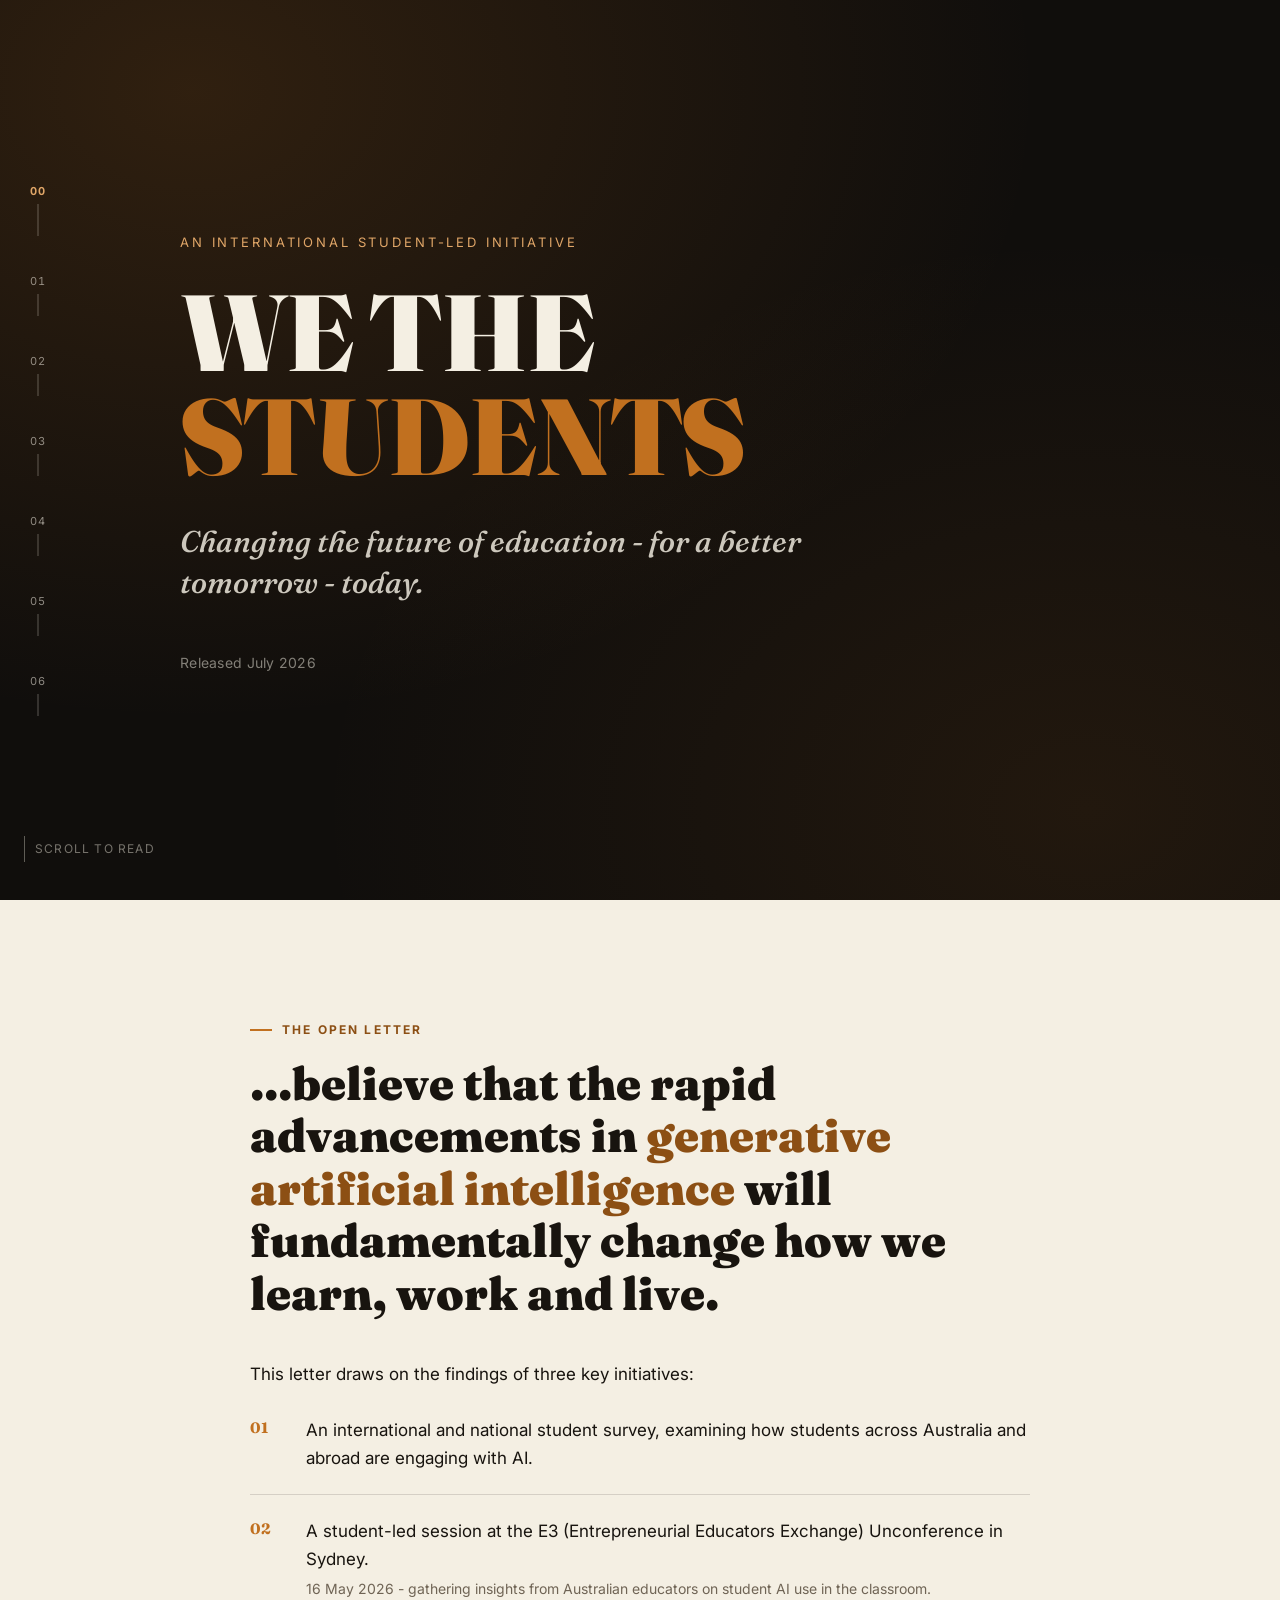
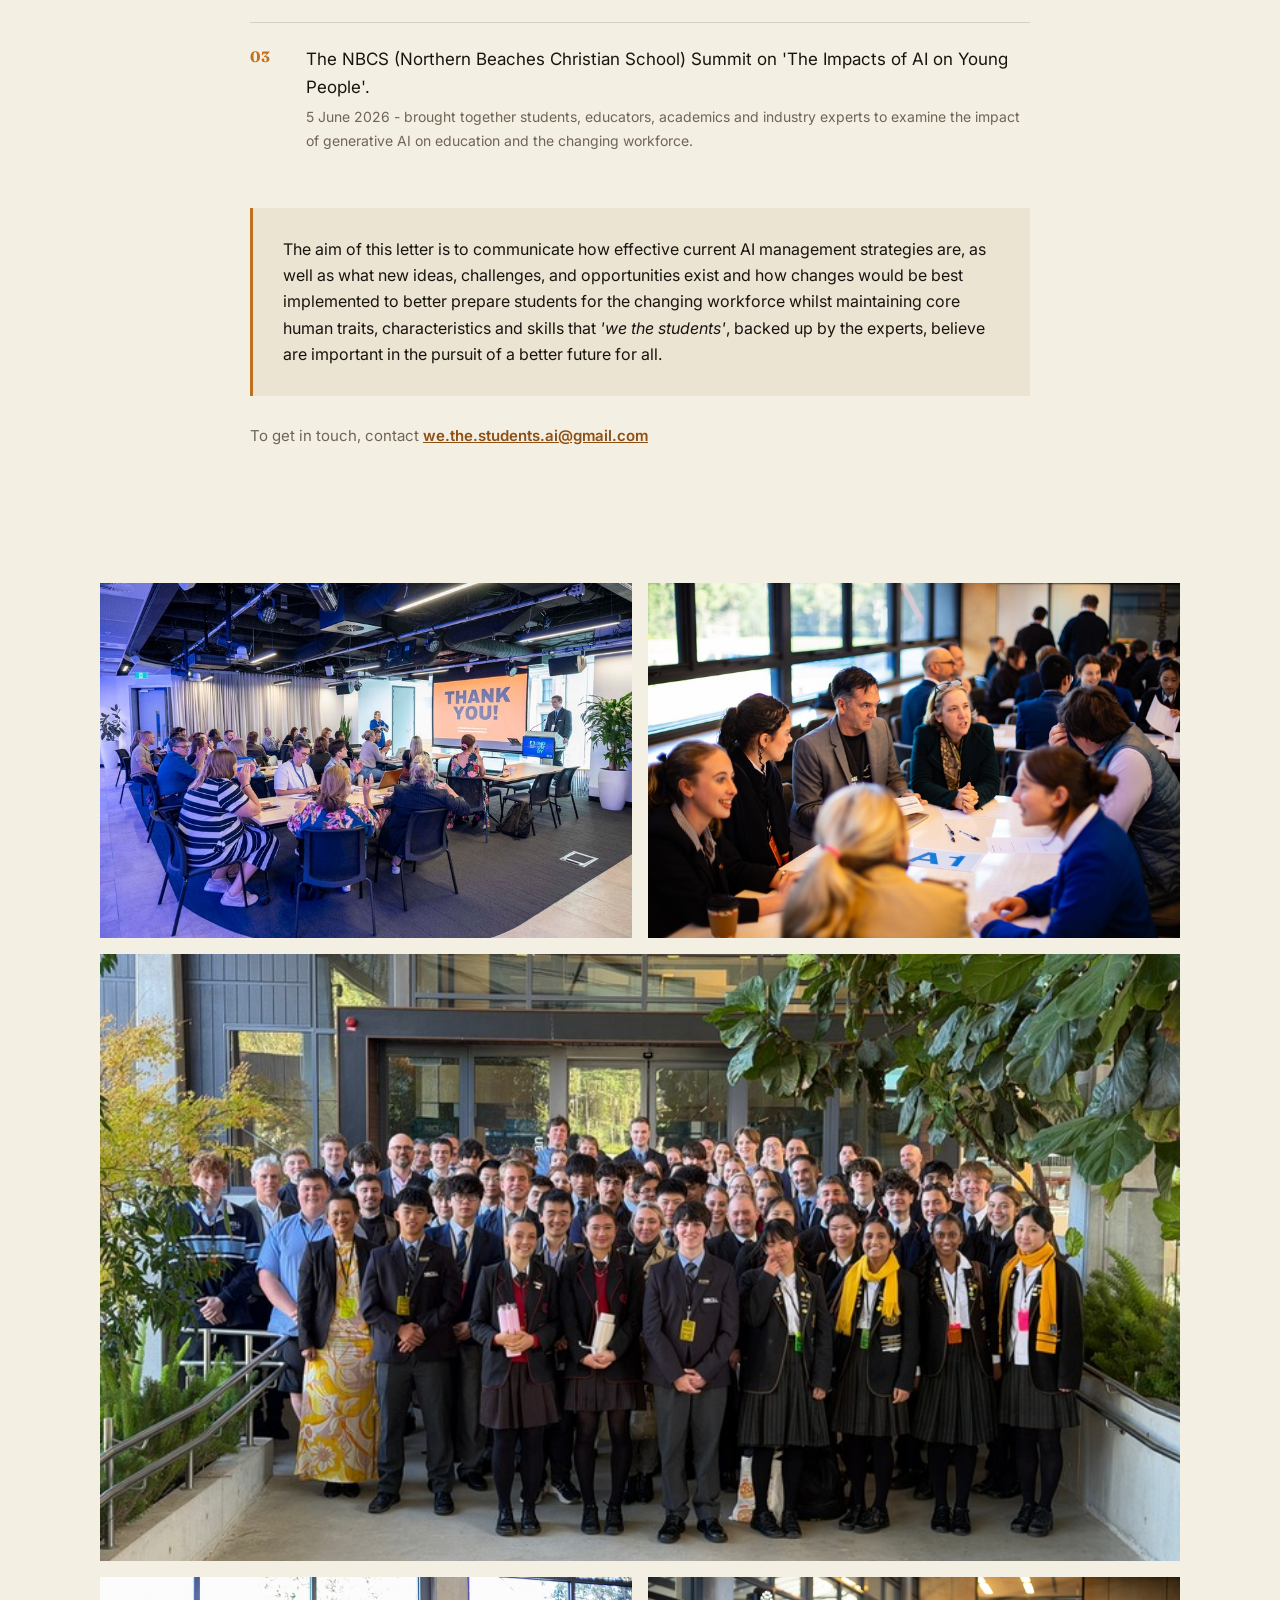
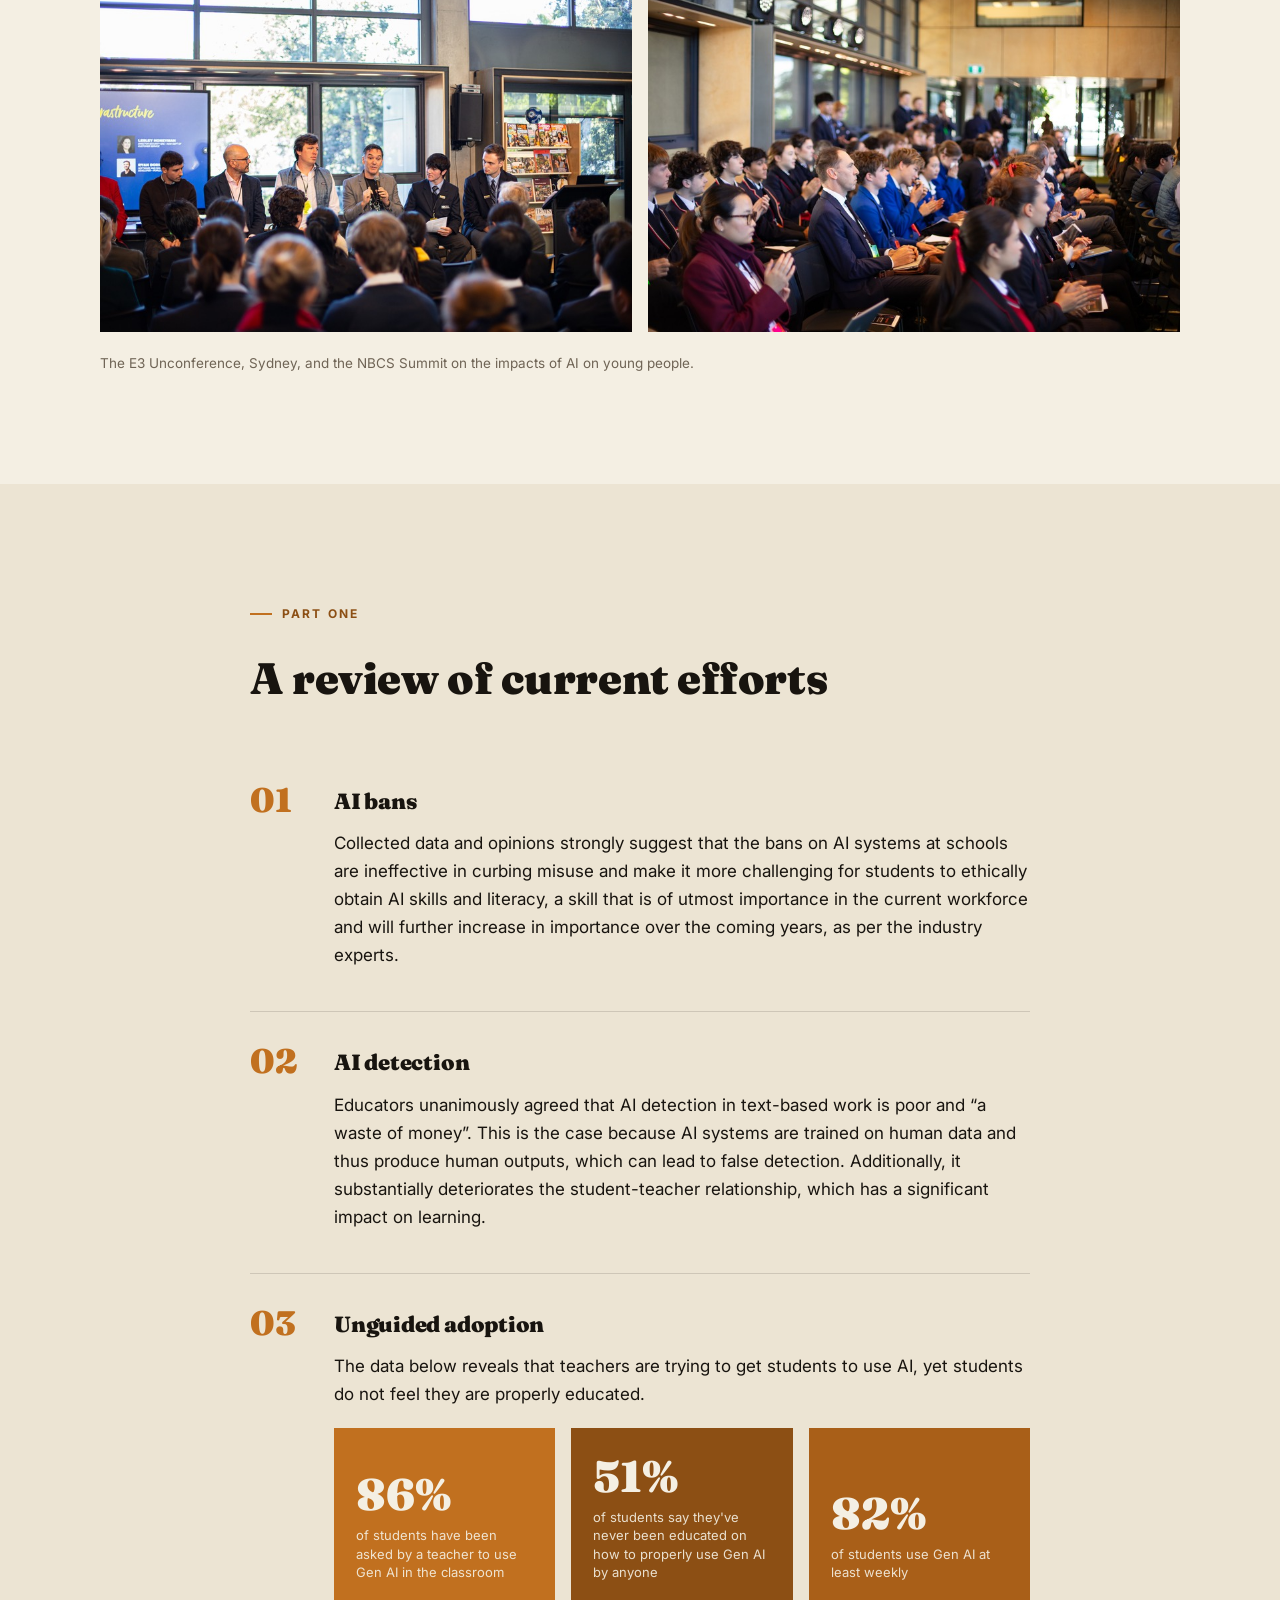
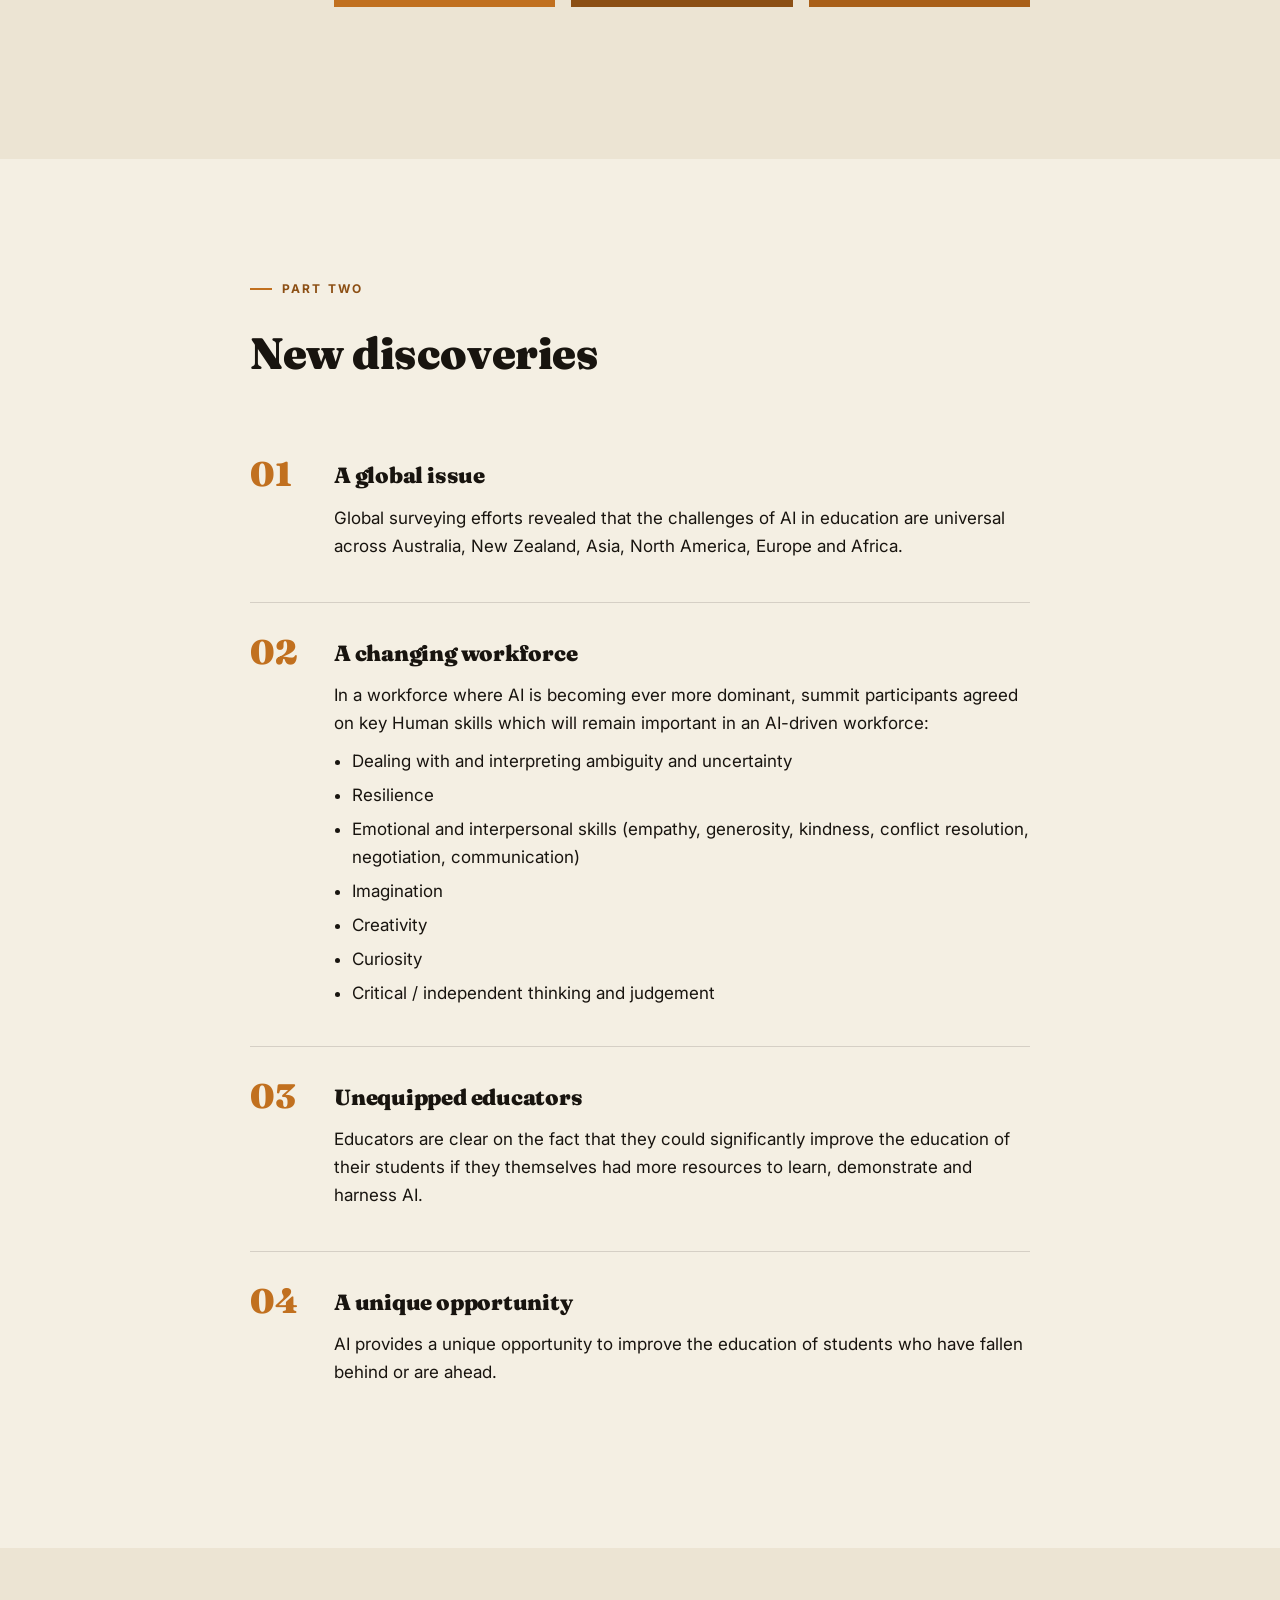
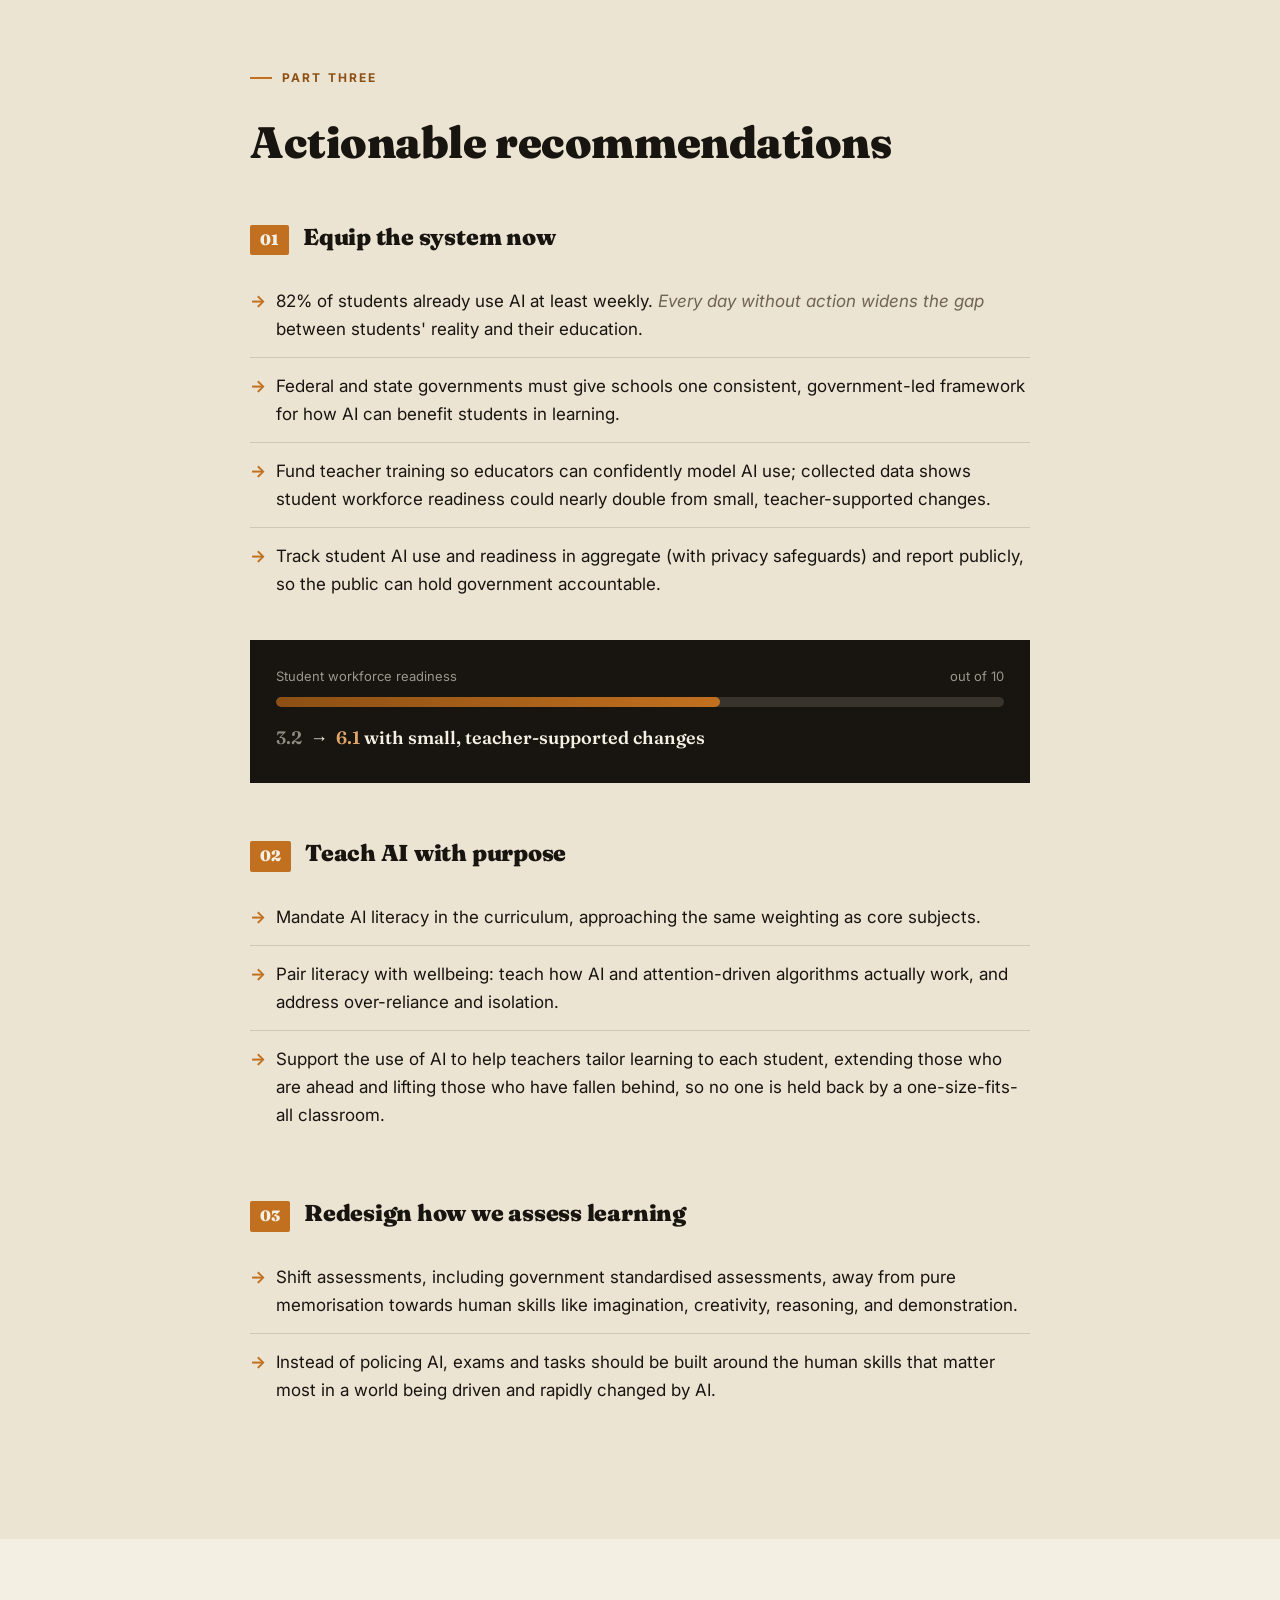
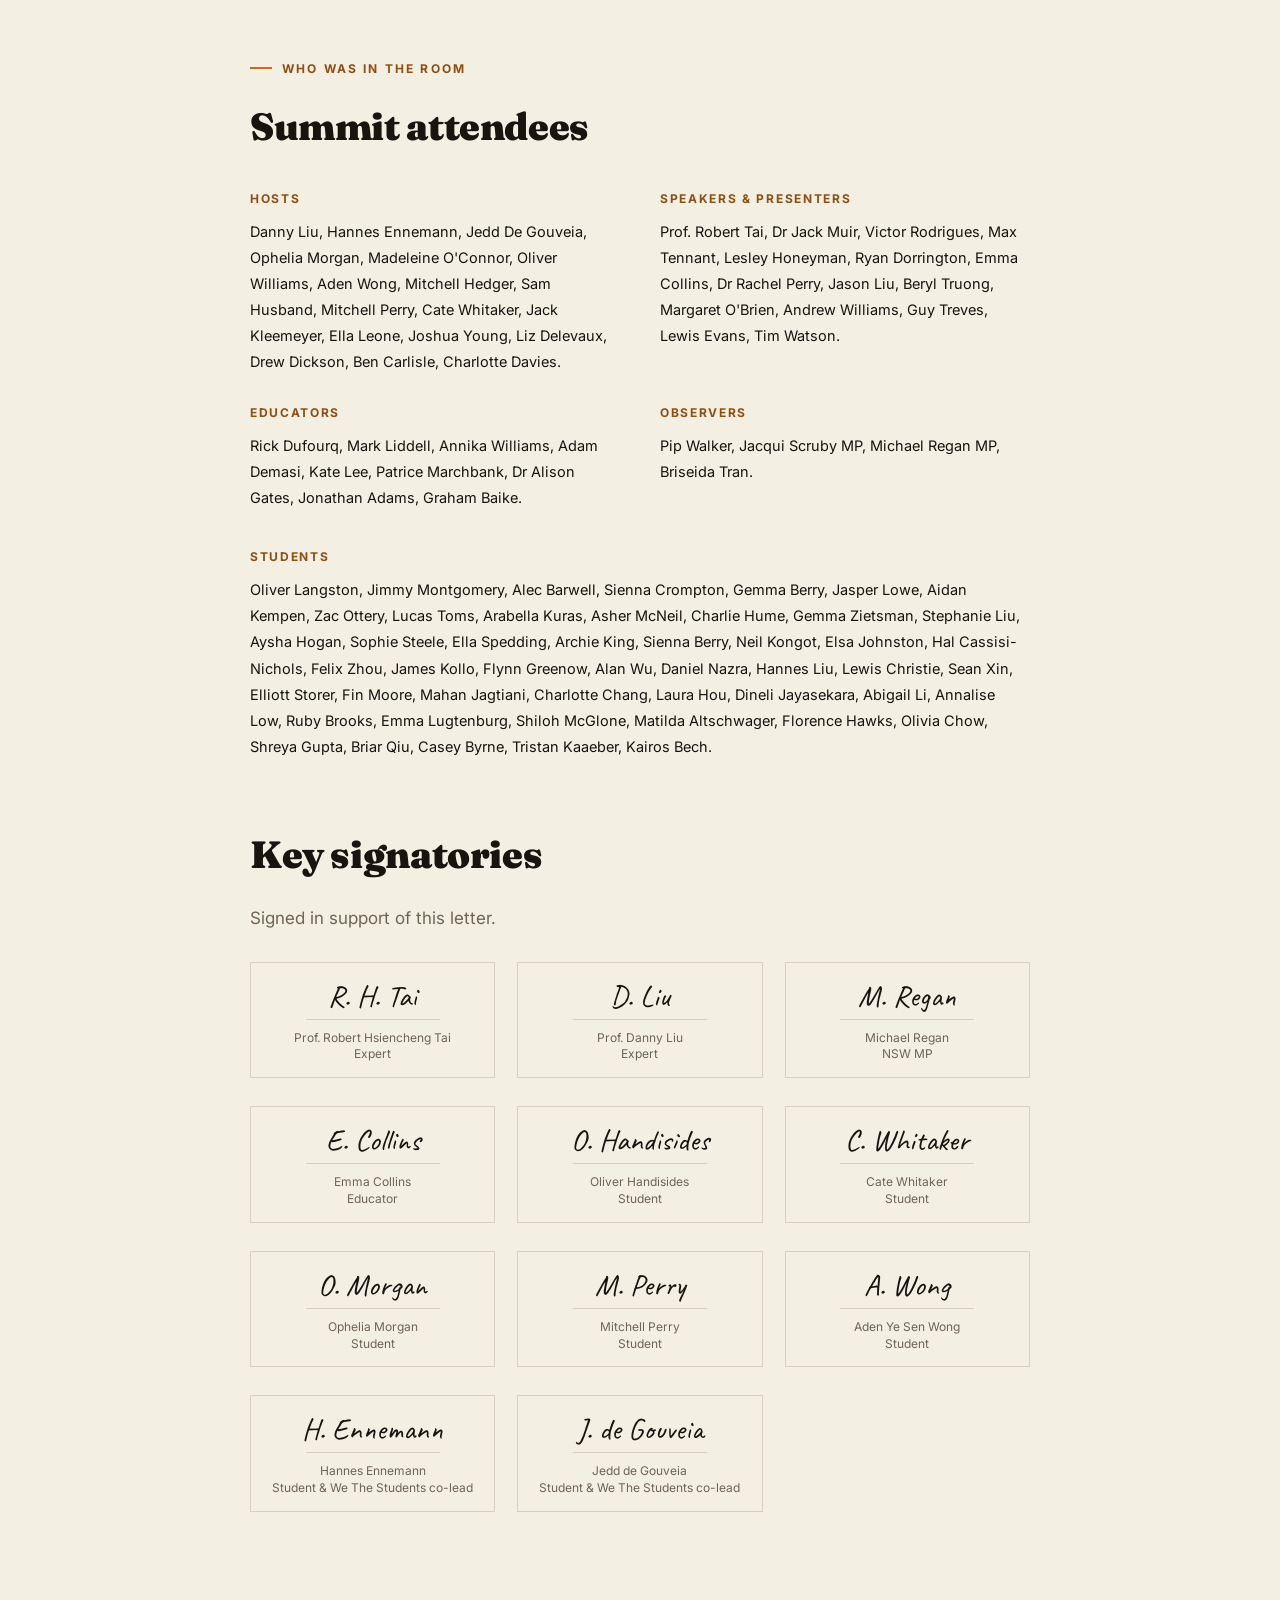
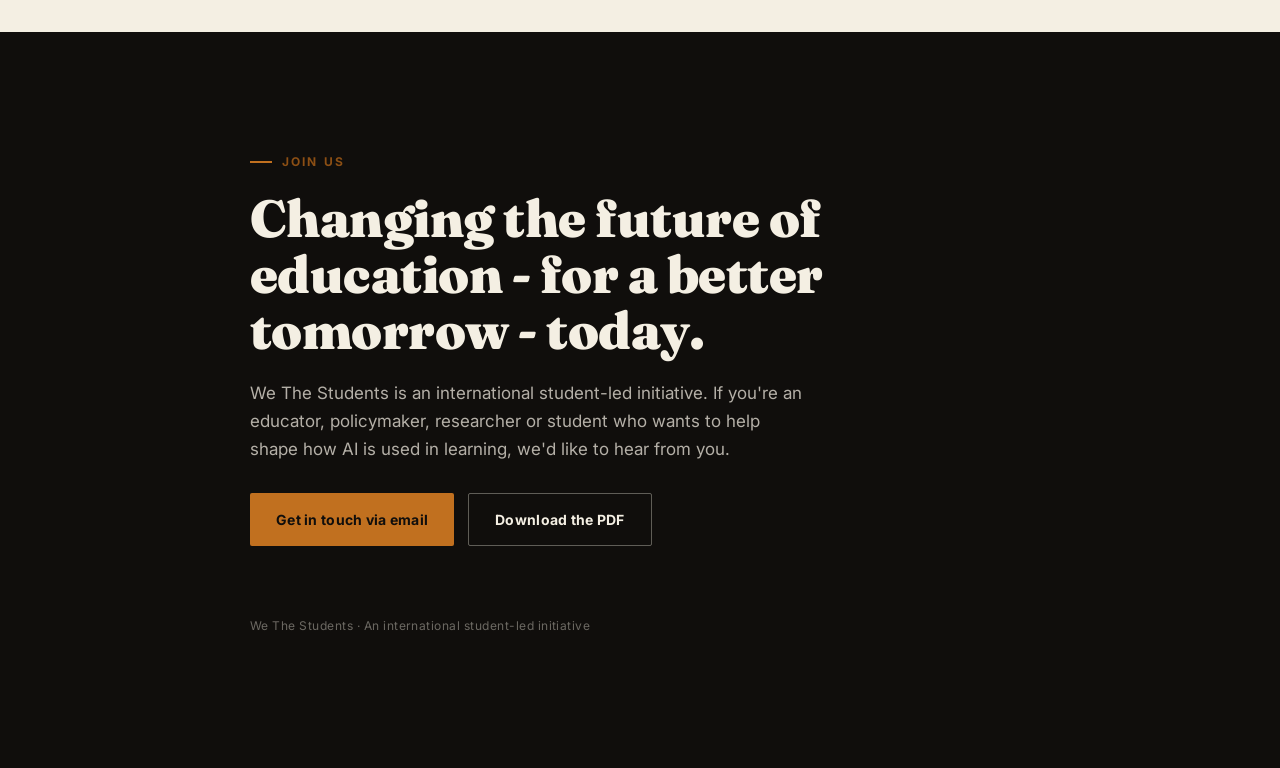
<file: index.html>
<!DOCTYPE html>
<html lang="en">

<head>
    <meta charset="UTF-8">
    <meta name="viewport" content="width=device-width, initial-scale=1.0">
    <title>We The Students - Student-Led Open Letter on AI in Education</title>
    <meta name="description"
        content="An international student-led open letter on AI in education, drawing on a global student survey, an educators' unconference and a summit on AI in schools.">
    <link rel="canonical" href="https://wethestudents.au/">
    <meta name="theme-color" content="#100e0c">

    <!-- how the link looks when it gets shared around -->
    <meta property="og:type" content="website">
    <meta property="og:site_name" content="We The Students">
    <meta property="og:url" content="https://wethestudents.au/">
    <meta property="og:title" content="We The Students - Student-Led Open Letter on AI in Education">
    <meta property="og:description"
        content="An international student-led open letter on AI in education, drawing on a global student survey, an educators' unconference and a summit on AI in schools.">
    <meta property="og:image" content="https://wethestudents.au/og-image.png">
    <meta property="og:image:width" content="1200">
    <meta property="og:image:height" content="630">
    <meta property="og:image:alt"
        content="We The Students - changing the future of education, for a better tomorrow, today.">
    <meta property="og:locale" content="en_AU">
    <meta name="twitter:card" content="summary_large_image">
    <meta name="twitter:title" content="We The Students - Student-Led Open Letter on AI in Education">
    <meta name="twitter:description"
        content="An international student-led open letter on AI in education, drawing on a global student survey, an educators' unconference and a summit on AI in schools.">
    <meta name="twitter:image" content="https://wethestudents.au/og-image.png">

    <link rel="icon" href="favicon.svg" type="image/svg+xml">
    <link rel="icon" href="favicon-32.png" sizes="32x32" type="image/png">
    <link rel="apple-touch-icon" href="favicon-180.png">
    <link rel="preconnect" href="https://fonts.googleapis.com">
    <link rel="preconnect" href="https://fonts.gstatic.com" crossorigin>
    <link
        href="https://fonts.googleapis.com/css2?family=Fraunces:ital,opsz,wght@0,9..144,300;0,9..144,500;0,9..144,700;0,9..144,900;1,9..144,600&family=Inter:wght@400;500;600;700&family=Caveat:wght@500;700&display=swap"
        rel="stylesheet">
    <link rel="stylesheet" href="styles.css">

    <!-- tells Google what this site actually is -->
    <script type="application/ld+json">
    {
      "@context": "https://schema.org",
      "@graph": [
        {
          "@type": "Organization",
          "@id": "https://wethestudents.au/#org",
          "name": "We The Students",
          "url": "https://wethestudents.au/",
          "description": "An international student-led initiative on the use of AI in education.",
          "email": "we.the.students.ai@gmail.com",
          "logo": "https://wethestudents.au/favicon-180.png"
        },
        {
          "@type": "WebSite",
          "@id": "https://wethestudents.au/#website",
          "url": "https://wethestudents.au/",
          "name": "We The Students",
          "publisher": { "@id": "https://wethestudents.au/#org" },
          "inLanguage": "en"
        },
        {
          "@type": "Article",
          "headline": "We The Students - an open letter on AI in education",
          "description": "A student-led open letter on generative AI in education, drawing on an international student survey, a session at the E3 Unconference and the NBCS Summit on the impacts of AI on young people.",
          "author": { "@id": "https://wethestudents.au/#org" },
          "publisher": { "@id": "https://wethestudents.au/#org" },
          "mainEntityOfPage": "https://wethestudents.au/",
          "image": "https://wethestudents.au/og-image.png",
          "datePublished": "2026-07",
          "inLanguage": "en",
          "about": [
            { "@type": "Thing", "name": "Artificial intelligence in education" },
            { "@type": "Thing", "name": "Education policy" },
            { "@type": "Thing", "name": "Generative AI" }
          ]
        }
      ]
    }
    </script>
</head>

<body>

    <div id="progress"></div>

    <nav id="rail" aria-label="Section navigation">
        <button class="rail-dot" data-target="cover"><span class="rail-num">00</span><span
                class="rail-bar"></span></button>
        <button class="rail-dot" data-target="belief"><span class="rail-num">01</span><span
                class="rail-bar"></span></button>
        <button class="rail-dot" data-target="review"><span class="rail-num">02</span><span
                class="rail-bar"></span></button>
        <button class="rail-dot" data-target="discoveries"><span class="rail-num">03</span><span
                class="rail-bar"></span></button>
        <button class="rail-dot" data-target="recommendations"><span class="rail-num">04</span><span
                class="rail-bar"></span></button>
        <button class="rail-dot" data-target="summit"><span class="rail-num">05</span><span
                class="rail-bar"></span></button>
        <button class="rail-dot" data-target="closing"><span class="rail-num">06</span><span
                class="rail-bar"></span></button>
    </nav>

    <div id="mobilebar">
        <button data-target="cover">Cover</button>
        <button data-target="belief">The Letter</button>
        <button data-target="review">Current Efforts</button>
        <button data-target="discoveries">Discoveries</button>
        <button data-target="recommendations">Recommendations</button>
        <button data-target="summit">Summit</button>
        <button data-target="closing">Get In Touch</button>
    </div>

    <section id="cover">
        <div class="inner">
            <div class="kicker">An international student-led initiative</div>
            <h1>WE THE <br><span>STUDENTS</span></h1>
            <p class="subhead">Changing the future of education - for a better tomorrow - today.</p>
            <p class="tag">Released July 2026</p>
        </div>
        <div class="scrolldown">
            <div class="chev"></div>Scroll to read
        </div>
    </section>

    <section id="belief">
        <div class="inner">
            <div class="eyebrow reveal">The Open Letter</div>
            <blockquote class="reveal">...believe that the rapid advancements in <span class="accent">generative
                    artificial intelligence</span> will fundamentally change how we learn, work and live.</blockquote>

            <p class="reveal">This letter draws on the findings of three key initiatives:</p>

            <ol class="initiative-list reveal">
                <li>
                    <p>An international and national student survey, examining how students across Australia and abroad
                        are engaging with AI.</p>
                </li>
                <li>
                    <p>A student-led session at the E3 (Entrepreneurial Educators Exchange) Unconference in Sydney.
                        <span class="meta">16 May 2026 - gathering insights from Australian educators on student AI use
                            in the classroom.</span>
                    </p>
                </li>
                <li>
                    <p>The NBCS (Northern Beaches Christian School) Summit on 'The Impacts of AI on Young People'.
                        <span class="meta">5 June 2026 - brought together students, educators, academics and industry
                            experts to examine the impact of generative AI on education and the changing
                            workforce.</span>
                    </p>
                </li>
            </ol>

            <div class="aim-box reveal">
                The aim of this letter is to communicate how effective current AI management strategies are, as well as
                what new ideas, challenges, and opportunities exist and how changes would be best implemented to better
                prepare students for the changing workforce whilst maintaining core human traits, characteristics and
                skills that <em>'we the students'</em>, backed up by the experts, believe are important in the pursuit
                of a better future for all.
            </div>

            <p class="contact-line reveal">To get in touch, contact <a
                    href="mailto:we.the.students.ai@gmail.com">we.the.students.ai@gmail.com</a></p>
        </div>
    </section>

    <!-- photo break between the letter and part one, like the brochure -->
    <div class="photo-band">
        <figure class="photo-grid">
            <img class="reveal" src="images/e3-thankyou.jpeg" loading="lazy" decoding="async"
                alt="Educators seated at round tables during the student-led session at the E3 Unconference in Sydney, with a 'Thank you' slide on screen.">
            <img class="reveal" src="images/summit-roundtable.jpeg" loading="lazy" decoding="async"
                alt="Students, educators and industry guests in discussion around a table at the NBCS summit.">
            <img class="reveal photo-wide" src="images/summit-group.jpeg" loading="lazy" decoding="async"
                alt="Students and educators from schools across Australia and abroad gathered for a group photo at the NBCS Summit on the impacts of AI on young people.">
            <img class="reveal" src="images/summit-panel.jpeg" loading="lazy" decoding="async"
                alt="A panel of speakers answering questions from students at the NBCS summit.">
            <img class="reveal" src="images/summit-audience.jpeg" loading="lazy" decoding="async"
                alt="Students and teachers in the audience applauding during a session at the NBCS summit.">
            <figcaption>
                The E3 Unconference, Sydney, and the NBCS Summit on the impacts of AI on young people.
            </figcaption>
        </figure>
    </div>

    <section id="review" class="shade">
        <div class="inner">
            <div class="eyebrow reveal">Part One</div>
            <h2 class="reveal" style="font-size:clamp(30px,4.4vw,44px); margin-bottom:36px;">A review of current efforts
            </h2>

            <div class="feature reveal">
                <div class="num">01</div>
                <div>
                    <h3>AI bans</h3>
                    <p>Collected data and opinions strongly suggest that the bans on AI systems at schools are
                        ineffective in curbing misuse and make it more challenging for students to ethically obtain AI
                        skills and literacy, a skill that is of utmost importance in the current workforce and will
                        further increase in importance over the coming years, as per the industry experts.</p>
                </div>
            </div>

            <div class="feature reveal">
                <div class="num">02</div>
                <div>
                    <h3>AI detection</h3>
                    <p>Educators unanimously agreed that AI detection in text-based work is poor and “a waste of money”.
                        This is the case because AI systems are trained on human data and thus produce human outputs,
                        which can lead to false detection. Additionally, it substantially deteriorates the
                        student-teacher relationship, which has a significant impact on learning.</p>
                </div>
            </div>

            <div class="feature reveal">
                <div class="num">03</div>
                <div>
                    <h3>Unguided adoption</h3>
                    <p>The data below reveals that teachers are trying to get students
                        to use AI, yet students do not feel they are properly educated.</p>
                    <div class="stat-grid">
                        <div class="stat-card"><span class="stat-num" data-target="86" data-suffix="%">0%</span><span
                                class="stat-label">of students have been asked by a teacher to use Gen AI in the
                                classroom</span></div>
                        <div class="stat-card"><span class="stat-num" data-target="51" data-suffix="%">0%</span><span
                                class="stat-label">of students say they've never been educated on how to properly use
                                Gen AI by anyone</span></div>
                        <div class="stat-card"><span class="stat-num" data-target="82" data-suffix="%">0%</span><span
                                class="stat-label">of students use Gen AI at least weekly</span></div>
                    </div>
                </div>
            </div>
        </div>
    </section>

    <section id="discoveries">
        <div class="inner">
            <div class="eyebrow reveal">Part Two</div>
            <h2 class="reveal" style="font-size:clamp(30px,4.4vw,44px); margin-bottom:36px;">New discoveries</h2>

            <div class="feature reveal">
                <div class="num">01</div>
                <div>
                    <h3>A global issue</h3>
                    <p>Global surveying efforts revealed that the challenges of AI in education are universal across
                        Australia, New Zealand, Asia, North America, Europe and Africa.</p>
                </div>
            </div>

            <div class="feature reveal">
                <div class="num">02</div>
                <div>
                    <h3>A changing workforce</h3>
                    <p>In a workforce where AI is becoming ever more dominant, summit participants agreed on key Human
                        skills which will remain important in an AI-driven workforce:</p>
                    <ul>
                        <li>Dealing with and interpreting ambiguity and uncertainty</li>
                        <li>Resilience</li>
                        <li>Emotional and interpersonal skills (empathy, generosity, kindness, conflict resolution,
                            negotiation, communication)</li>
                        <li>Imagination</li>
                        <li>Creativity</li>
                        <li>Curiosity</li>
                        <li>Critical / independent thinking and judgement</li>
                    </ul>
                </div>
            </div>

            <div class="feature reveal">
                <div class="num">03</div>
                <div>
                    <h3>Unequipped educators</h3>
                    <p>Educators are clear on the fact that they could significantly improve the education of their
                        students if they themselves had more resources to learn, demonstrate and harness AI.</p>
                </div>
            </div>

            <div class="feature reveal">
                <div class="num">04</div>
                <div>
                    <h3>A unique opportunity</h3>
                    <p>AI provides a unique opportunity to improve the education of students who have fallen behind or
                        are ahead.</p>
                </div>
            </div>
        </div>
    </section>

    <section id="recommendations" class="shade">
        <div class="inner">
            <div class="eyebrow reveal">Part Three</div>
            <h2 class="reveal" style="font-size:clamp(30px,4.4vw,44px); margin-bottom:40px;">Actionable recommendations
            </h2>

            <div class="rec-group reveal">
                <div class="rec-head"><span class="tag">01</span>
                    <h3>Equip the system now</h3>
                </div>
                <ul>
                    <li>82% of students already use AI at least weekly. <em>Every day without action widens the gap</em>
                        between students' reality and their education.</li>
                    <li>Federal and state governments must give schools one consistent, government-led framework for how
                        AI can benefit students in learning.</li>
                    <li>Fund teacher training so educators can confidently model AI use; collected data shows student
                        workforce readiness could nearly double from small, teacher-supported changes.</li>
                    <li>Track student AI use and readiness in aggregate (with privacy safeguards) and report publicly,
                        so the public can hold government accountable.</li>
                </ul>

                <div class="meter-wrap reveal" id="meter">
                    <div class="meter-labels"><span>Student workforce readiness</span><span>out of 10</span></div>
                    <div class="meter-track">
                        <div class="meter-fill" id="meterFill"></div>
                    </div>
                    <div class="meter-caption"><span class="from">3.2</span> &nbsp;→&nbsp; <span class="to">6.1</span>
                        with small, teacher-supported changes</div>
                </div>
            </div>

            <div class="rec-group reveal">
                <div class="rec-head"><span class="tag">02</span>
                    <h3>Teach AI with purpose</h3>
                </div>
                <ul>
                    <li>Mandate AI literacy in the curriculum, approaching the same weighting as core subjects.</li>
                    <li>Pair literacy with wellbeing: teach how AI and attention-driven algorithms actually work, and
                        address over-reliance and isolation.</li>
                    <li>Support the use of AI to help teachers tailor learning to each student, extending those who are
                        ahead and lifting those who have fallen behind, so no one is held back by a one-size-fits-all
                        classroom.</li>
                </ul>
            </div>

            <div class="rec-group reveal">
                <div class="rec-head"><span class="tag">03</span>
                    <h3>Redesign how we assess learning</h3>
                </div>
                <ul>
                    <li>Shift assessments, including government standardised assessments, away from pure memorisation
                        towards human skills like imagination, creativity, reasoning, and demonstration.</li>
                    <li>Instead of policing AI, exams and tasks should be built around the human skills that matter most
                        in a world being driven and rapidly changed by AI.</li>
                </ul>
            </div>
        </div>
    </section>

    <section id="summit">
        <div class="inner">
            <div class="eyebrow reveal">Who Was In The Room</div>
            <h2 class="reveal" style="font-size:clamp(28px,4vw,38px); margin-bottom:30px;">Summit attendees</h2>

            <div class="people-grid reveal">
                <div class="people-block">
                    <h4>Hosts</h4>
                    <p>Danny Liu, Hannes Ennemann, Jedd De Gouveia, Ophelia Morgan, Madeleine O'Connor, Oliver Williams,
                        Aden Wong, Mitchell Hedger, Sam Husband, Mitchell Perry, Cate Whitaker, Jack Kleemeyer, Ella
                        Leone, Joshua Young, Liz Delevaux, Drew Dickson, Ben Carlisle, Charlotte Davies.</p>
                </div>
                <div class="people-block">
                    <h4>Speakers &amp; Presenters</h4>
                    <p>Prof. Robert Tai, Dr Jack Muir, Victor Rodrigues, Max Tennant, Lesley Honeyman, Ryan Dorrington,
                        Emma Collins, Dr Rachel Perry, Jason Liu, Beryl Truong, Margaret O'Brien, Andrew Williams, Guy
                        Treves, Lewis Evans, Tim Watson.</p>
                </div>
                <div class="people-block">
                    <h4>Educators</h4>
                    <p>Rick Dufourq, Mark Liddell, Annika Williams, Adam Demasi, Kate Lee, Patrice Marchbank, Dr Alison
                        Gates, Jonathan Adams, Graham Baike.</p>
                </div>
                <div class="people-block">
                    <h4>Observers</h4>
                    <p>Pip Walker, Jacqui Scruby MP, Michael Regan MP, Briseida Tran.</p>
                </div>
            </div>

            <div class="people-block reveal" style="margin-top:36px;">
                <h4>Students</h4>
                <p>Oliver Langston, Jimmy Montgomery, Alec Barwell, Sienna Crompton, Gemma Berry, Jasper Lowe, Aidan
                    Kempen, Zac Ottery, Lucas Toms, Arabella Kuras, Asher McNeil, Charlie Hume, Gemma Zietsman,
                    Stephanie Liu, Aysha Hogan, Sophie Steele, Ella Spedding, Archie King, Sienna Berry, Neil Kongot,
                    Elsa Johnston, Hal Cassisi-Nichols, Felix Zhou, James Kollo, Flynn Greenow, Alan Wu, Daniel Nazra,
                    Hannes Liu, Lewis Christie, Sean Xin, Elliott Storer, Fin Moore, Mahan Jagtiani, Charlotte Chang,
                    Laura Hou, Dineli Jayasekara, Abigail Li, Annalise Low, Ruby Brooks, Emma Lugtenburg, Shiloh
                    McGlone, Matilda Altschwager, Florence Hawks, Olivia Chow, Shreya Gupta, Briar Qiu, Casey Byrne,
                    Tristan Kaaeber, Kairos Bech.</p>
            </div>

            <h2 class="reveal" style="font-size:clamp(28px,4vw,38px); margin:64px 0 8px;">Key signatories</h2>
            <p class="reveal" style="color:var(--muted); margin-bottom:0;">Signed in support of this letter.</p>

            <div class="sig-grid reveal">
                <div class="sig-card">
                    <div class="sig-name-script">R. H. Tai</div>
                    <div class="sig-underline"></div>
                    <div class="sig-role">Prof. Robert Hsiencheng Tai<br>Expert</div>
                </div>
                <div class="sig-card">
                    <div class="sig-name-script">D. Liu</div>
                    <div class="sig-underline"></div>
                    <div class="sig-role">Prof. Danny Liu<br>Expert</div>
                </div>
                <div class="sig-card">
                    <div class="sig-name-script">M. Regan</div>
                    <div class="sig-underline"></div>
                    <div class="sig-role">Michael Regan<br>NSW MP</div>
                </div>
                <div class="sig-card">
                    <div class="sig-name-script">E. Collins</div>
                    <div class="sig-underline"></div>
                    <div class="sig-role">Emma Collins<br>Educator</div>
                </div>
                <div class="sig-card">
                    <div class="sig-name-script">O. Handisides</div>
                    <div class="sig-underline"></div>
                    <div class="sig-role">Oliver Handisides<br>Student</div>
                </div>
                <div class="sig-card">
                    <div class="sig-name-script">C. Whitaker</div>
                    <div class="sig-underline"></div>
                    <div class="sig-role">Cate Whitaker<br>Student</div>
                </div>
                <div class="sig-card">
                    <div class="sig-name-script">O. Morgan</div>
                    <div class="sig-underline"></div>
                    <div class="sig-role">Ophelia Morgan<br>Student</div>
                </div>
                <div class="sig-card">
                    <div class="sig-name-script">M. Perry</div>
                    <div class="sig-underline"></div>
                    <div class="sig-role">Mitchell Perry<br>Student</div>
                </div>
                <div class="sig-card">
                    <div class="sig-name-script">A. Wong</div>
                    <div class="sig-underline"></div>
                    <div class="sig-role">Aden Ye Sen Wong<br>Student</div>
                </div>
                <div class="sig-card">
                    <div class="sig-name-script">H. Ennemann</div>
                    <div class="sig-underline"></div>
                    <div class="sig-role">Hannes Ennemann<br>Student &amp; We The Students co-lead</div>
                </div>
                <div class="sig-card">
                    <div class="sig-name-script">J. de Gouveia</div>
                    <div class="sig-underline"></div>
                    <div class="sig-role">Jedd de Gouveia<br>Student &amp; We The Students co-lead</div>
                </div>
            </div>
        </div>
    </section>

    <section id="closing">
        <div class="inner">
            <div class="eyebrow reveal">Join Us</div>
            <h2 class="reveal">Changing the future of education - for a better tomorrow - today.</h2>
            <p class="reveal">We The Students is an international student-led initiative. If you're an educator,
                policymaker, researcher or student who wants to help shape how AI is used in learning, we'd like to hear
                from you.</p>
            <div class="cta-row reveal">
                <a class="cta-btn" href="mailto:we.the.students.ai@gmail.com">Get in touch via email</a>
                <a class="cta-btn cta-btn--ghost" href="we-the-students-open-letter.pdf" download>Download the PDF</a>
            </div>
            <p class="footnote">We The Students · An international student-led initiative</p>
        </div>
    </section>

    <script src="main.js"></script>
</body>

</html>
</file>
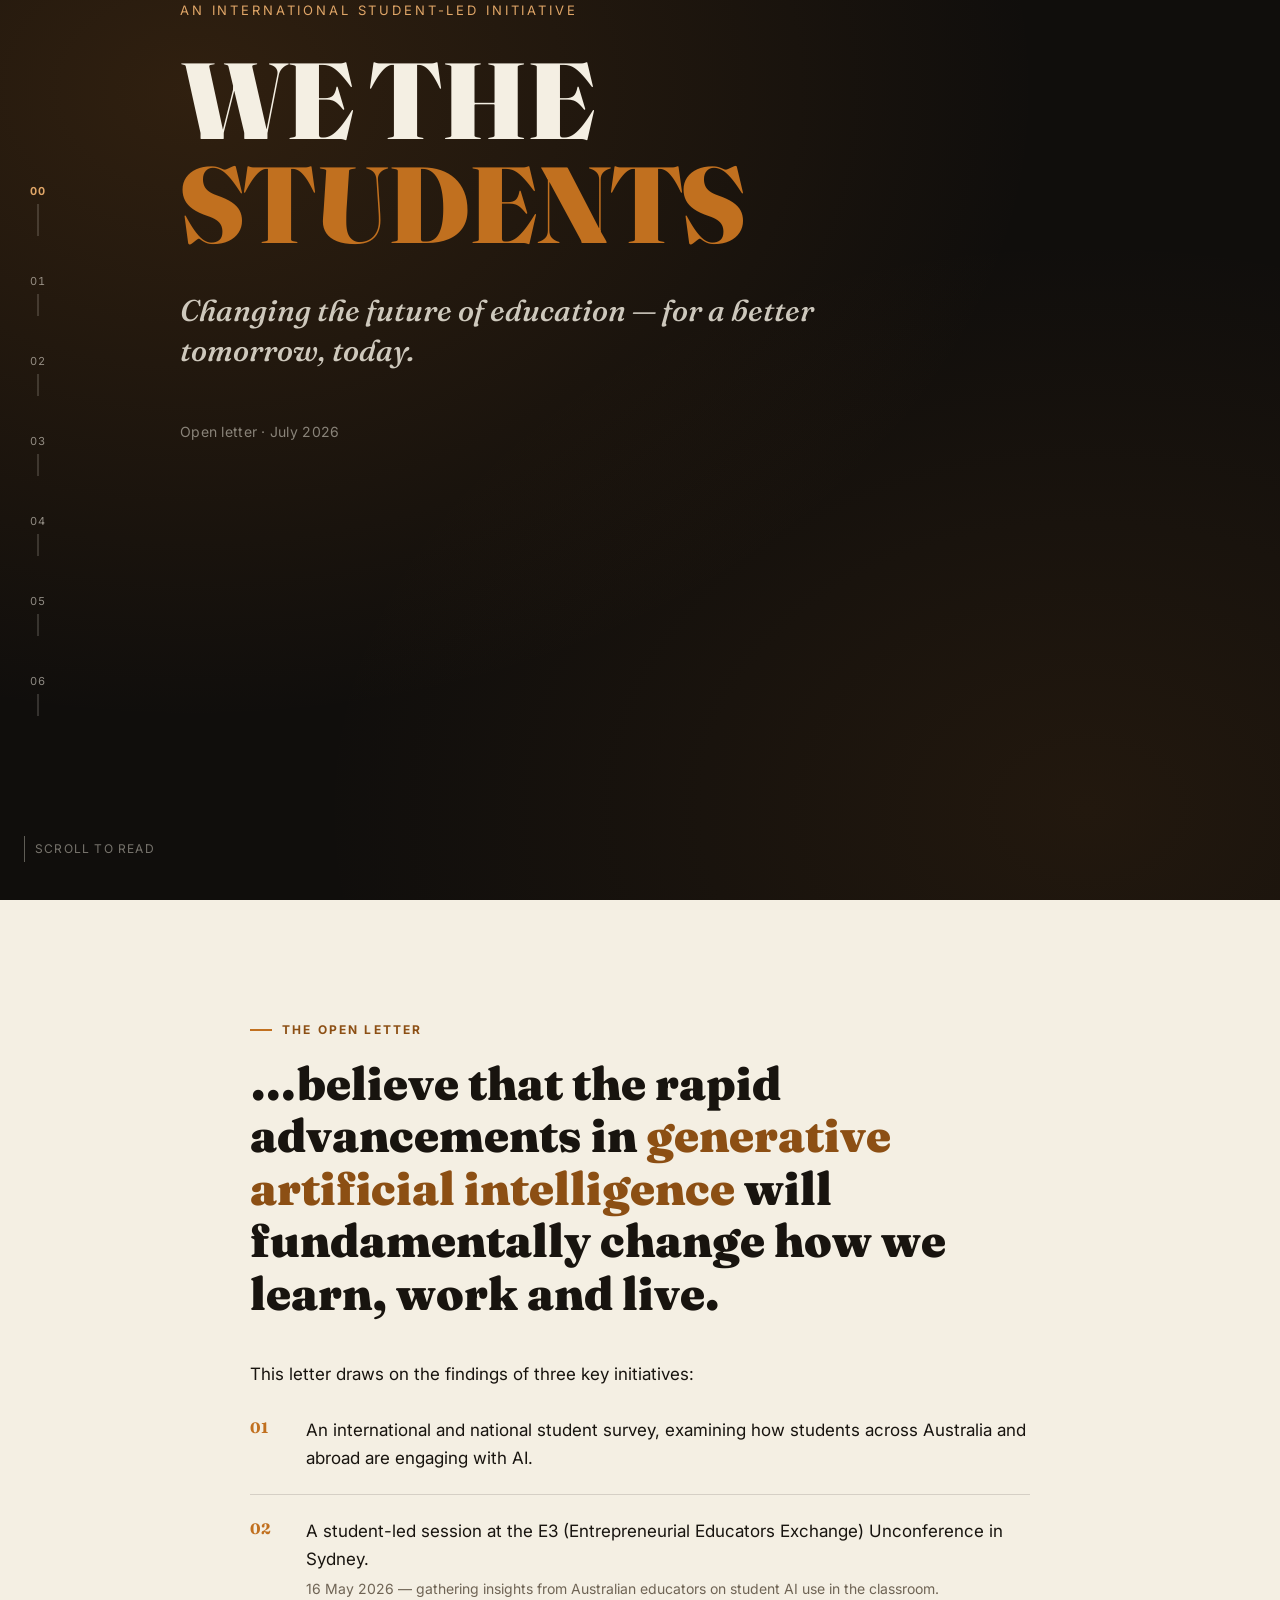
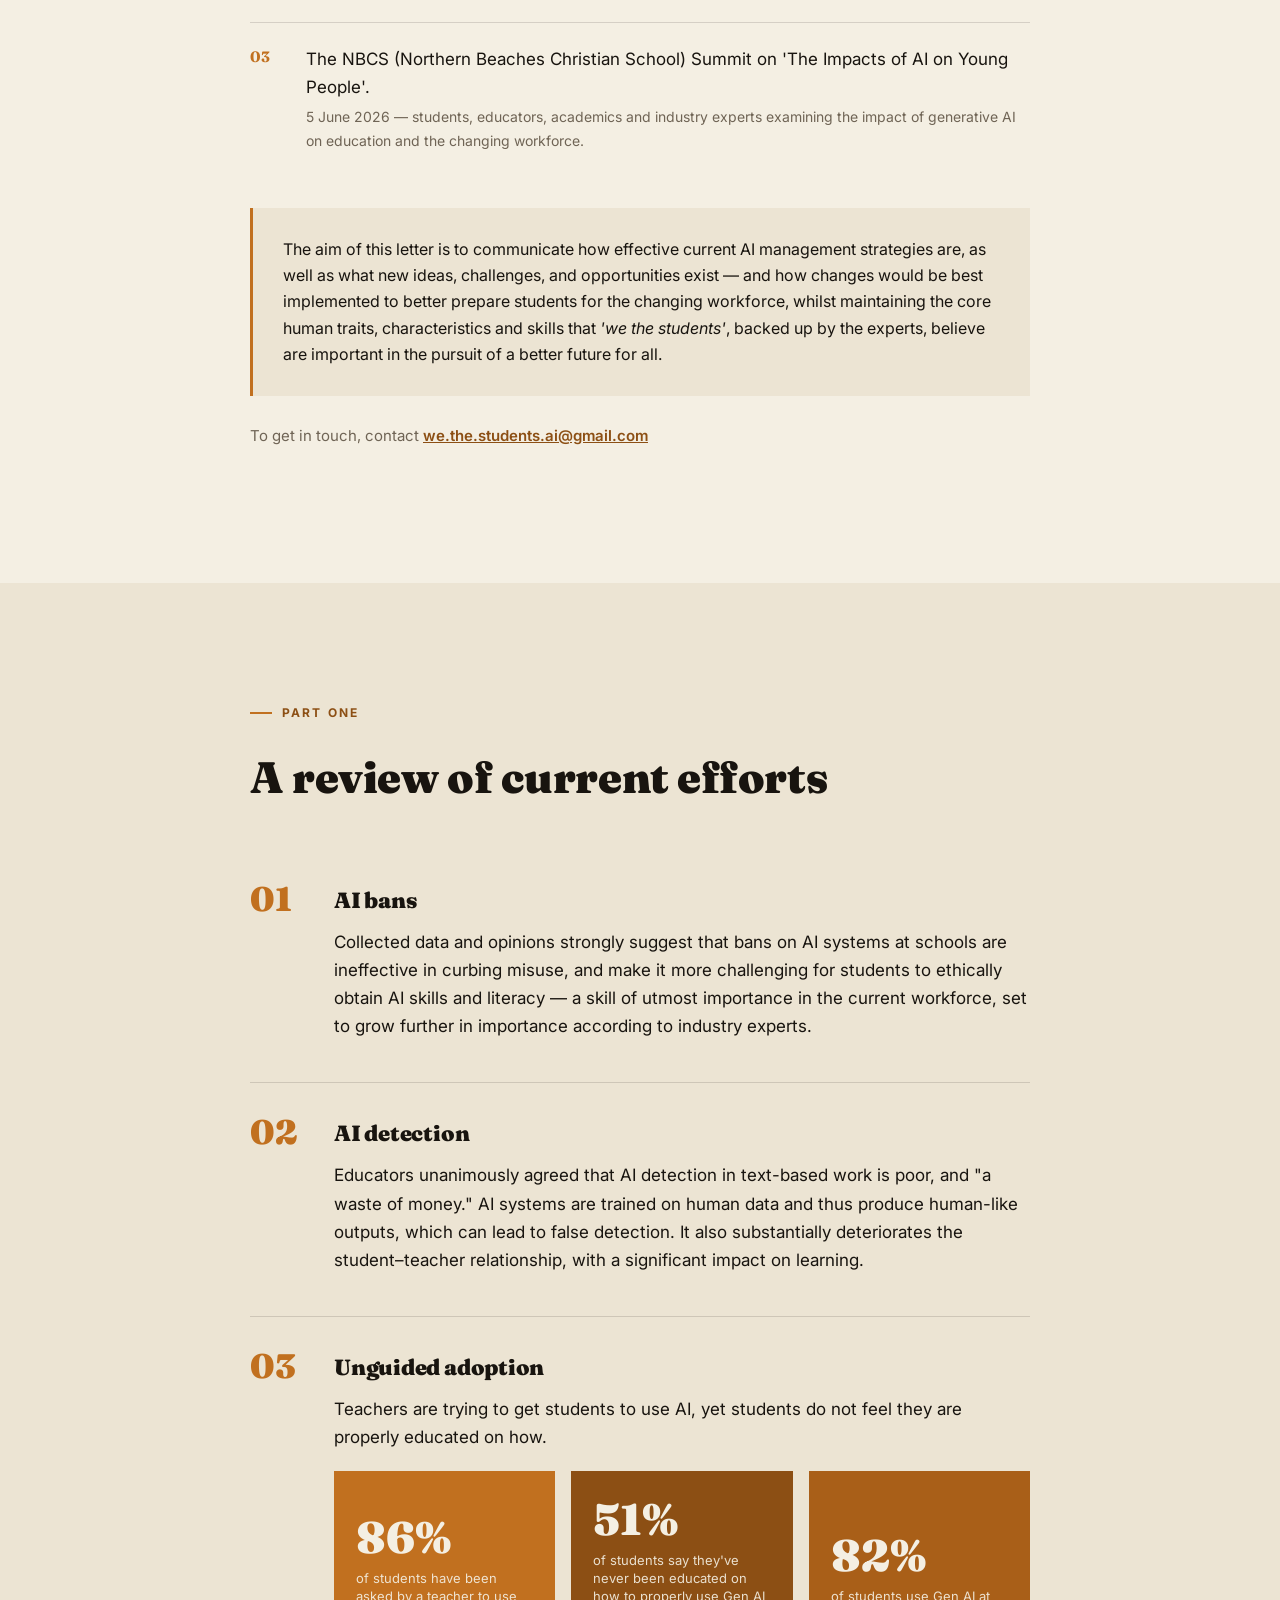
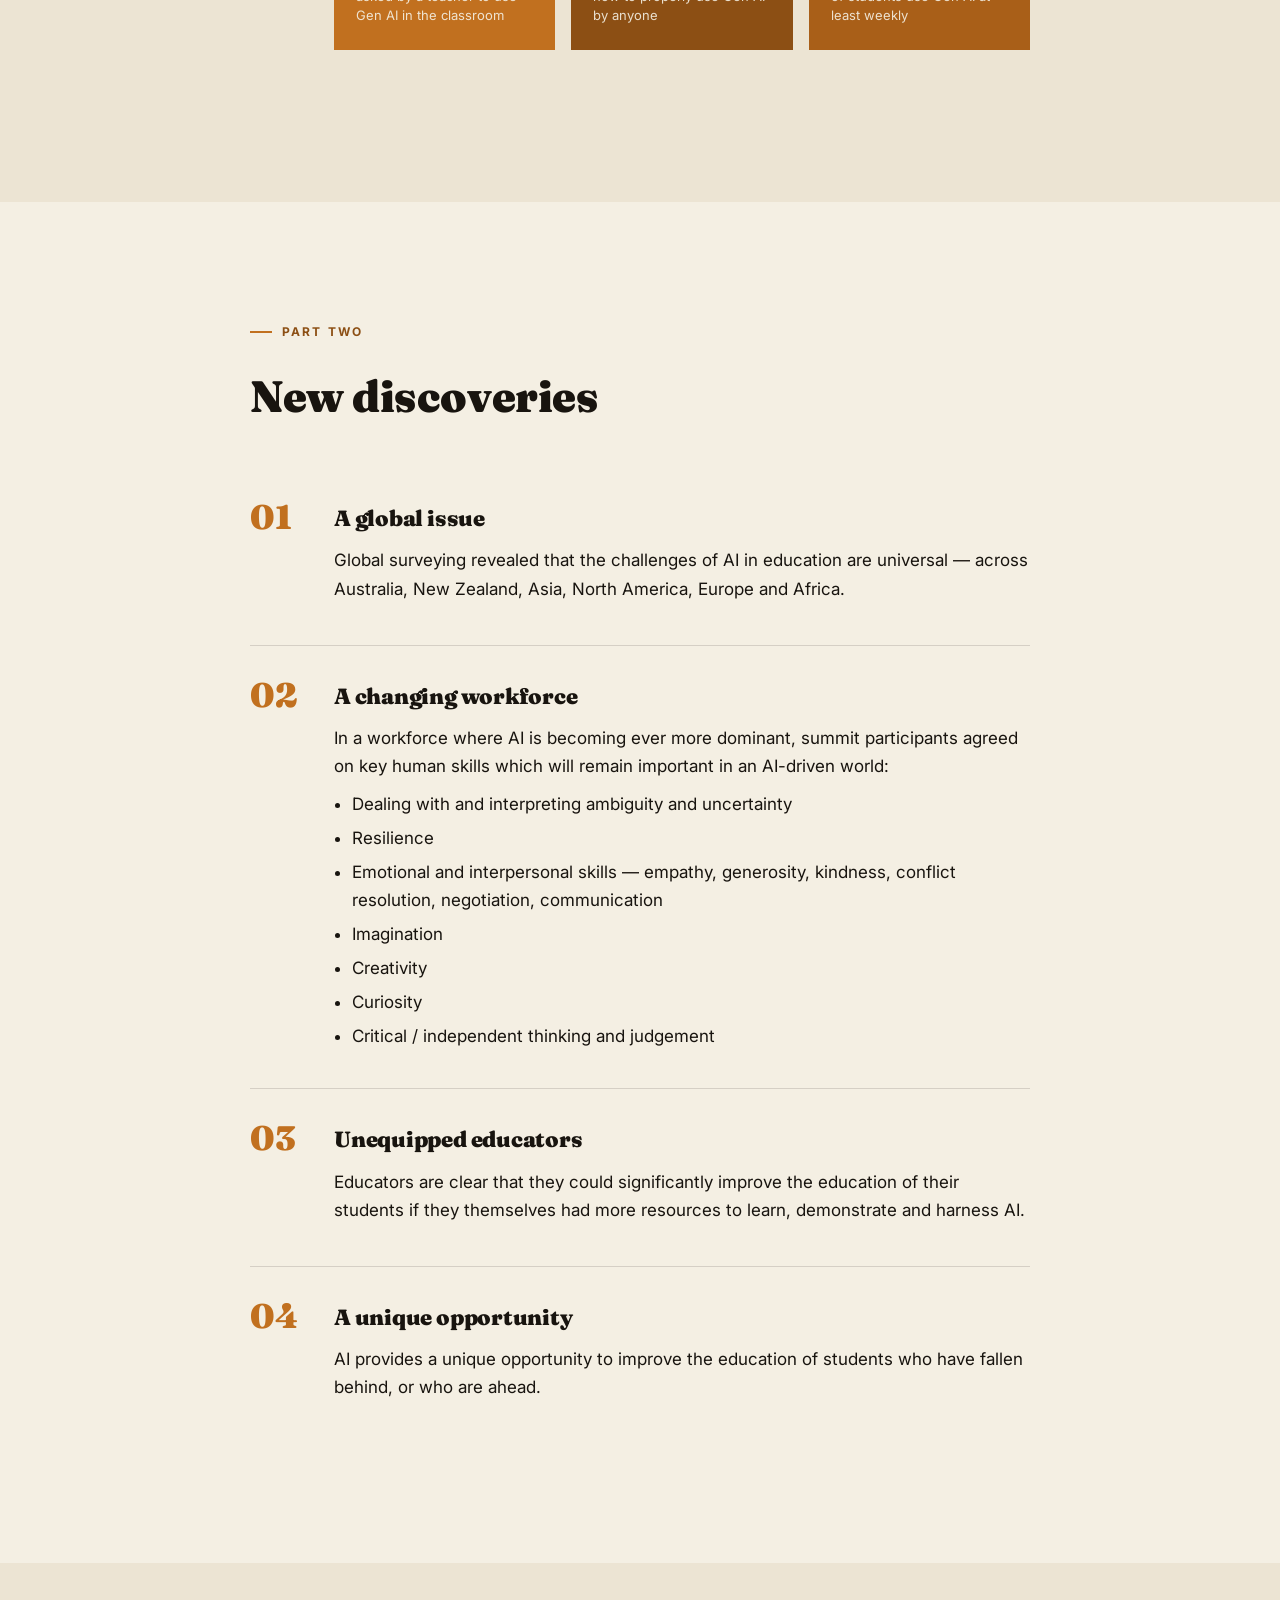
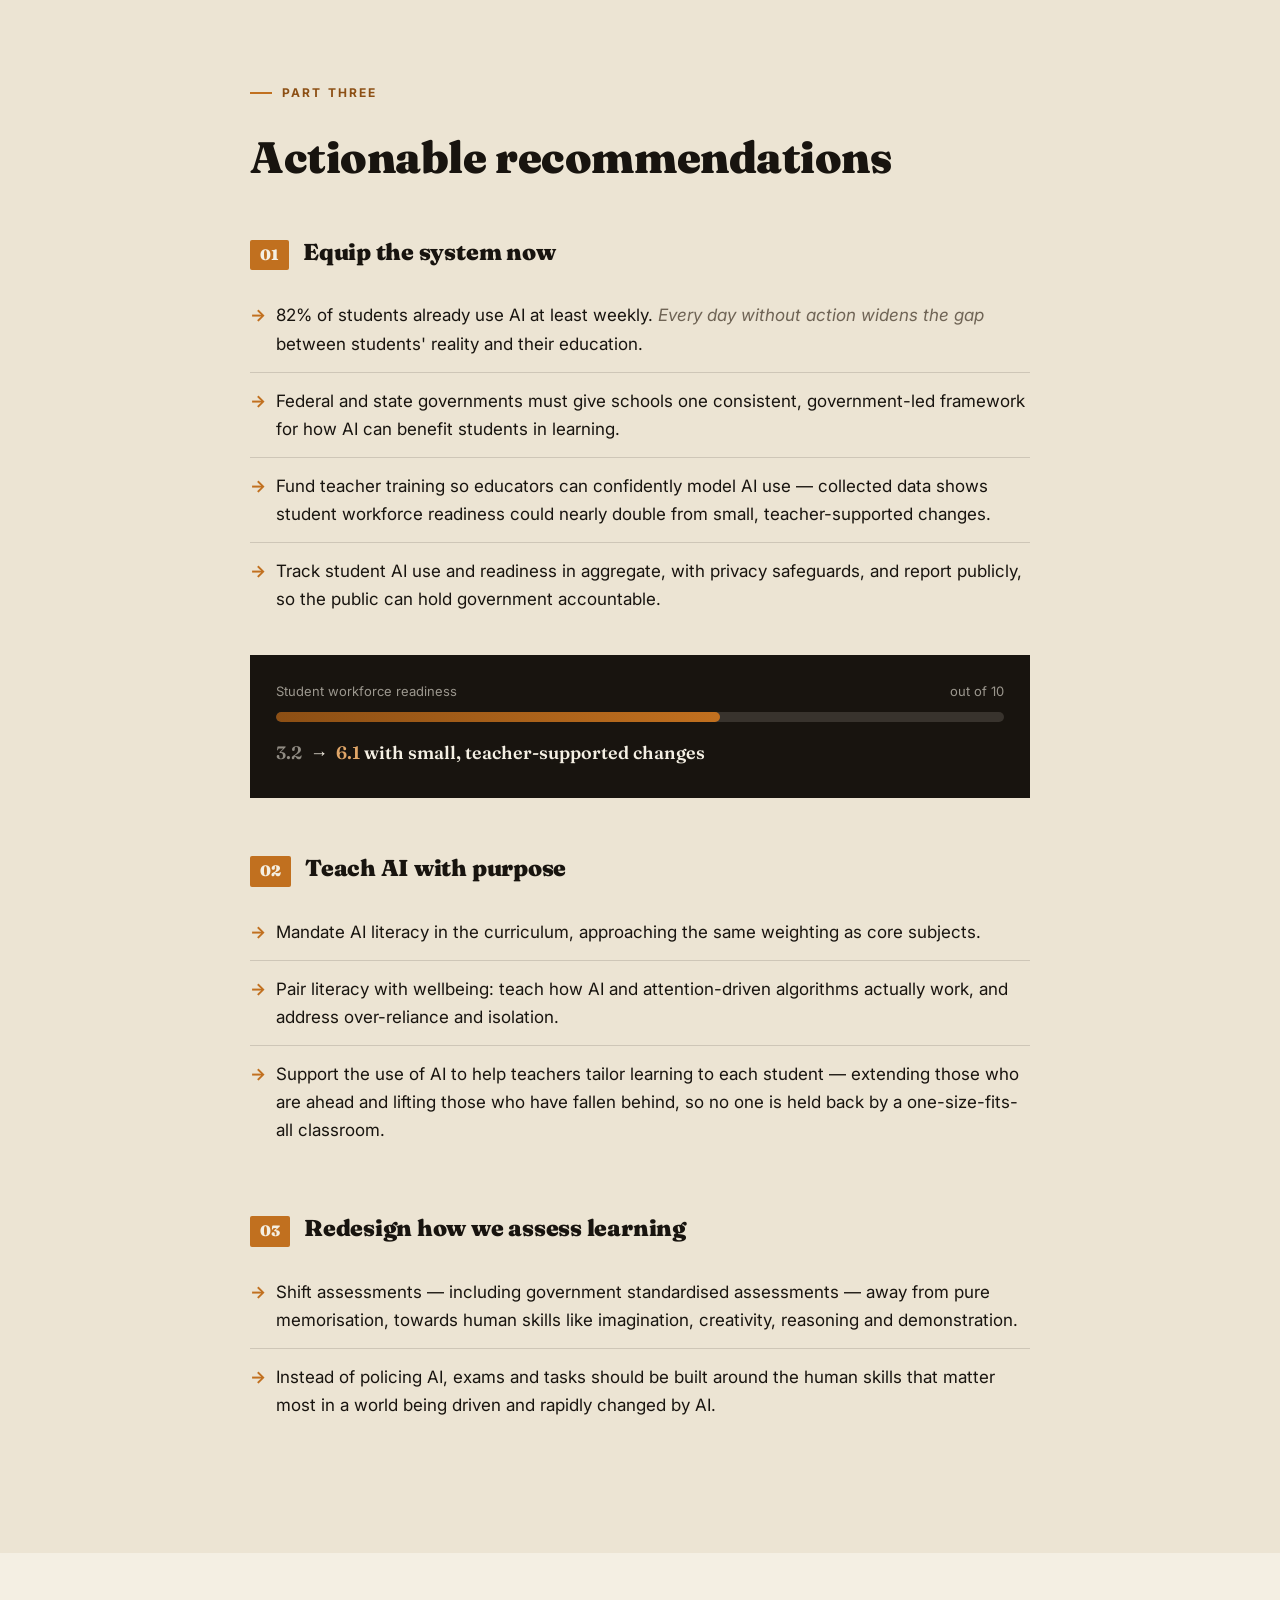
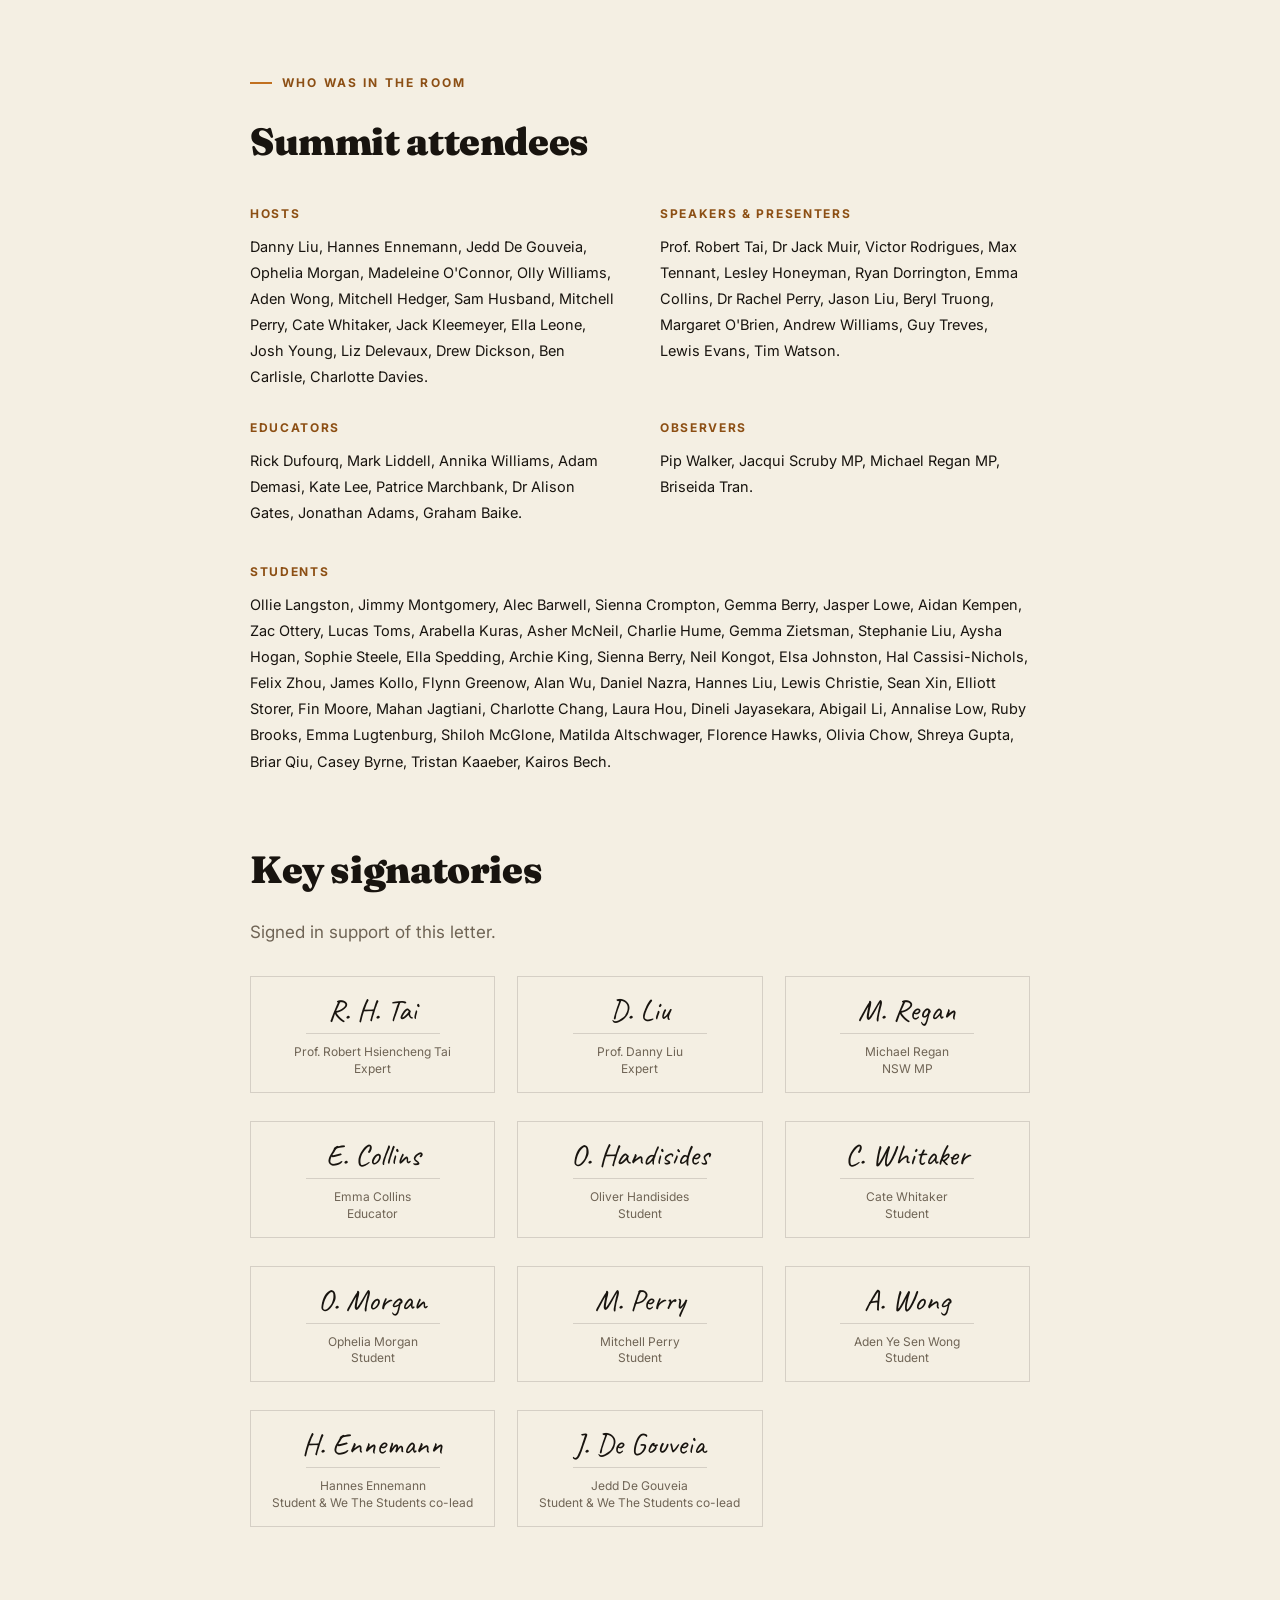
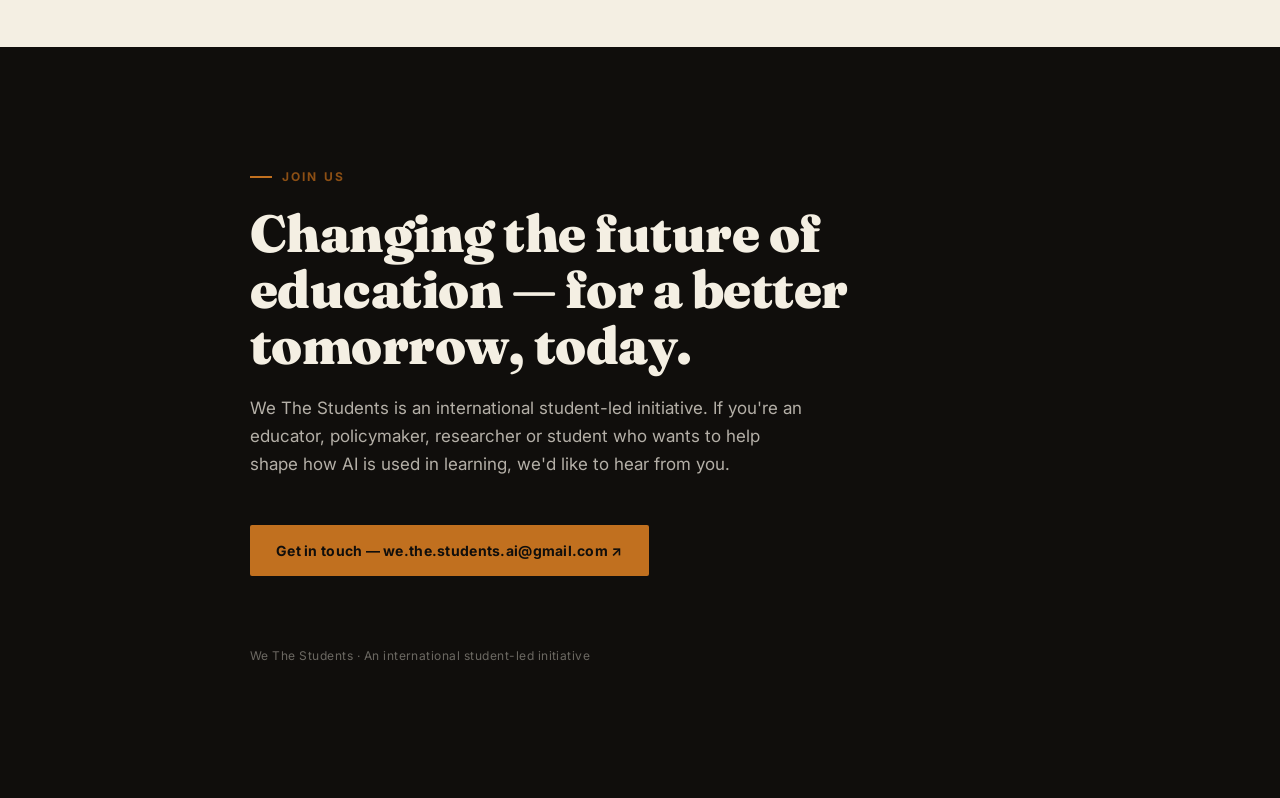
<file: we-the-students.html>
<!DOCTYPE html>
<html lang="en">
<head>
<meta charset="UTF-8">
<meta name="viewport" content="width=device-width, initial-scale=1.0">
<title>We The Students — An Open Letter on AI in Education</title>
<meta name="description" content="An international student-led open letter on generative AI in education.">
<link rel="preconnect" href="https://fonts.googleapis.com">
<link rel="preconnect" href="https://fonts.gstatic.com" crossorigin>
<link href="https://fonts.googleapis.com/css2?family=Fraunces:ital,opsz,wght@0,9..144,300;0,9..144,500;0,9..144,700;0,9..144,900;1,9..144,600&family=Inter:wght@400;500;600;700&family=Caveat:wght@500;700&display=swap" rel="stylesheet">
<style>
  :root{
    --ink:#18140f;
    --paper:#f4efe3;
    --paper-2:#ece4d3;
    --cover:#100e0c;
    --terracotta:#c1701f;
    --terracotta-deep:#8c4f14;
    --terracotta-soft:#e0a668;
    --muted:#6f6455;
    --line: rgba(24,20,15,0.14);
    --line-on-dark: rgba(244,239,227,0.16);
    --maxw: 780px;
  }

  *{box-sizing:border-box;}
  html{scroll-behavior:smooth;}
  body{
    margin:0;
    background:var(--paper);
    color:var(--ink);
    font-family:'Inter', sans-serif;
    font-size:17px;
    line-height:1.65;
    -webkit-font-smoothing:antialiased;
  }
  @media (prefers-reduced-motion: reduce){
    html{scroll-behavior:auto;}
    *{animation-duration:0.001ms !important; transition-duration:0.001ms !important;}
  }

  h1,h2,h3{
    font-family:'Fraunces', serif;
    font-weight:900;
    letter-spacing:-0.01em;
    margin:0 0 0.4em 0;
    color:var(--ink);
  }

  a{color:var(--terracotta-deep);}
  a:focus-visible, button:focus-visible, .navlink:focus-visible{
    outline:2px solid var(--terracotta);
    outline-offset:3px;
  }

  /* ---------- progress bar ---------- */
  #progress{
    position:fixed;
    top:0; left:0;
    height:3px;
    width:0%;
    background:var(--terracotta);
    z-index:100;
    transition:width 0.08s linear;
  }

  /* ---------- side rail nav ---------- */
  #rail{
    position:fixed;
    top:0; left:0;
    height:100vh;
    width:76px;
    display:flex;
    flex-direction:column;
    align-items:center;
    justify-content:center;
    gap:26px;
    z-index:90;
    background:transparent;
  }
  .rail-dot{
    width:100%;
    display:flex;
    flex-direction:column;
    align-items:center;
    gap:6px;
    cursor:pointer;
    background:none;
    border:none;
    padding:6px 0;
    font-family:'Inter',sans-serif;
  }
  .rail-num{
    font-size:11px;
    letter-spacing:0.08em;
    color:var(--muted);
    font-variant-numeric: tabular-nums;
    transition:color 0.25s ease;
  }
  .rail-bar{
    width:2px;
    height:22px;
    background:var(--line);
    transition:background 0.25s ease, height 0.25s ease;
  }
  .rail-dot.active .rail-num{color:var(--terracotta-deep); font-weight:700;}
  .rail-dot.active .rail-bar{background:var(--terracotta); height:32px;}
  .rail-dot:hover .rail-bar{background:var(--terracotta-soft);}

  #rail.on-dark .rail-num{color:rgba(244,239,227,0.55);}
  #rail.on-dark .rail-bar{background:var(--line-on-dark);}
  #rail.on-dark .rail-dot.active .rail-num{color:var(--terracotta-soft);}

  @media (max-width: 860px){
    #rail{display:none;}
  }

  /* mobile top nav */
  #mobilebar{
    display:none;
    position:fixed;
    top:0; left:0; right:0;
    z-index:95;
    background:var(--paper);
    border-bottom:1px solid var(--line);
    padding:10px 16px;
    font-family:'Inter',sans-serif;
    font-size:13px;
    overflow-x:auto;
    white-space:nowrap;
    -ms-overflow-style:none;
    scrollbar-width:none;
  }
  #mobilebar::-webkit-scrollbar{display:none;}
  #mobilebar button{
    background:none;border:none;
    color:var(--muted);
    padding:6px 10px;
    font-size:13px;
    font-family:'Inter',sans-serif;
    cursor:pointer;
  }
  #mobilebar button.active{color:var(--terracotta-deep); font-weight:700;}
  @media (max-width: 860px){
    #mobilebar{display:block;}
    body{padding-top:0;}
  }

  section{
    position:relative;
    padding:120px 24px;
    display:flex;
    justify-content:center;
  }
  @media (max-width:860px){
    section{padding:96px 20px 72px;}
  }
  .inner{width:100%; max-width:var(--maxw);}

  .eyebrow{
    font-family:'Inter',sans-serif;
    font-weight:700;
    font-size:12px;
    letter-spacing:0.18em;
    text-transform:uppercase;
    color:var(--terracotta-deep);
    margin-bottom:18px;
    display:flex;
    align-items:center;
    gap:10px;
  }
  .eyebrow::before{
    content:"";
    width:22px; height:2px;
    background:var(--terracotta);
    display:inline-block;
  }

  /* ---------- cover ---------- */
  #cover{
    background:var(--cover);
    color:var(--paper);
    min-height:100svh;
    padding:0 24px;
    text-align:left;
    background-image:
      radial-gradient(ellipse at 15% 10%, rgba(193,112,31,0.18), transparent 55%),
      radial-gradient(ellipse at 85% 90%, rgba(193,112,31,0.10), transparent 50%);
  }
  #cover .inner{max-width:920px;}
  #cover .kicker{
    font-family:'Inter',sans-serif;
    font-size:13px;
    letter-spacing:0.22em;
    text-transform:uppercase;
    color:var(--terracotta-soft);
    margin-bottom:28px;
  }
  #cover h1{
    font-size:clamp(48px, 9vw, 108px);
    line-height:0.96;
    color:var(--paper);
    margin-bottom:0;
  }
  #cover h1 span{color:var(--terracotta);}
  #cover .subhead{
    margin-top:34px;
    font-family:'Fraunces', serif;
    font-style:italic;
    font-weight:500;
    font-size:clamp(20px,3vw,30px);
    color:rgba(244,239,227,0.82);
    max-width:640px;
    line-height:1.35;
  }
  #cover .tag{
    margin-top:48px;
    font-size:14px;
    color:rgba(244,239,227,0.5);
    letter-spacing:0.02em;
  }
  .scrolldown{
    position:absolute;
    bottom:38px; left:24px;
    display:flex; align-items:center; gap:10px;
    font-size:12px; letter-spacing:0.1em; text-transform:uppercase;
    color:rgba(244,239,227,0.45);
  }
  .scrolldown .chev{
    width:1px; height:26px; background:rgba(244,239,227,0.35);
    position:relative; overflow:hidden;
  }
  .scrolldown .chev::after{
    content:"";
    position:absolute; top:-100%; left:0; width:100%; height:100%;
    background:var(--terracotta);
    animation:runline 1.8s infinite ease-in-out;
  }
  @keyframes runline{
    0%{top:-100%;} 60%{top:100%;} 100%{top:100%;}
  }

  /* ---------- belief statement ---------- */
  #belief blockquote{
    font-family:'Fraunces', serif;
    font-weight:900;
    font-size:clamp(28px, 4.4vw, 46px);
    line-height:1.14;
    margin:0 0 40px 0;
    color:var(--ink);
  }
  #belief blockquote .accent{color:var(--terracotta-deep);}

  .initiative-list{
    list-style:none;
    margin:0; padding:0;
    counter-reset:init;
    display:flex; flex-direction:column; gap:22px;
    margin-top:28px;
  }
  .initiative-list li{
    counter-increment:init;
    display:grid;
    grid-template-columns:40px 1fr;
    gap:16px;
    padding-bottom:22px;
    border-bottom:1px solid var(--line);
  }
  .initiative-list li:last-child{border-bottom:none; padding-bottom:0;}
  .initiative-list li::before{
    content:counter(init, decimal-leading-zero);
    font-family:'Fraunces', serif;
    font-weight:700;
    font-size:15px;
    color:var(--terracotta);
  }
  .initiative-list p{margin:0; color:var(--ink);}
  .initiative-list .meta{
    display:block; margin-top:4px; font-size:14px; color:var(--muted);
  }

  .aim-box{
    margin-top:56px;
    padding:28px 30px;
    background:var(--paper-2);
    border-left:3px solid var(--terracotta);
    font-size:16px;
    color:var(--ink);
  }
  .contact-line{
    margin-top:28px;
    font-size:15px;
    color:var(--muted);
  }
  .contact-line a{
    font-weight:600;
  }

  /* ---------- alt section shading ---------- */
  .shade{background:var(--paper-2);}

  /* ---------- numbered feature blocks ---------- */
  .feature{
    display:grid;
    grid-template-columns:64px 1fr;
    gap:20px;
    padding:32px 0;
    border-bottom:1px solid var(--line);
  }
  .feature:first-of-type{padding-top:0;}
  .feature:last-of-type{border-bottom:none;}
  .feature .num{
    font-family:'Fraunces', serif;
    font-weight:900;
    font-size:34px;
    color:var(--terracotta);
    line-height:1;
  }
  .feature h3{
    font-size:22px;
    margin-bottom:10px;
  }
  .feature p{margin:0 0 10px 0; color:var(--ink);}
  .feature ul{margin:10px 0 0 0; padding-left:18px; color:var(--ink);}
  .feature ul li{margin-bottom:6px;}

  /* ---------- stat cards ---------- */
  .stat-grid{
    display:grid;
    grid-template-columns:repeat(3, 1fr);
    gap:16px;
    margin-top:20px;
  }
  @media (max-width:640px){
    .stat-grid{grid-template-columns:1fr;}
  }
  .stat-card{
    background:var(--terracotta);
    color:var(--paper);
    padding:26px 22px;
    min-height:150px;
    display:flex;
    flex-direction:column;
    justify-content:flex-end;
  }
  .stat-card:nth-child(2){background:var(--terracotta-deep);}
  .stat-card:nth-child(3){background:#a95f18;}
  .stat-num{
    font-family:'Fraunces', serif;
    font-weight:900;
    font-size:44px;
    line-height:1;
    margin-bottom:10px;
    font-variant-numeric: tabular-nums;
  }
  .stat-label{font-size:13px; line-height:1.4; color:rgba(244,239,227,0.9);}

  /* ---------- readiness meter (3.2 -> 6.1) ---------- */
  .meter-wrap{
    margin:28px 0 8px;
    padding:26px 26px 30px;
    background:var(--ink);
    color:var(--paper);
  }
  .meter-labels{
    display:flex; justify-content:space-between;
    font-size:13px; color:rgba(244,239,227,0.6);
    margin-bottom:10px;
  }
  .meter-track{
    position:relative;
    height:10px;
    background:rgba(244,239,227,0.14);
    border-radius:6px;
    overflow:hidden;
  }
  .meter-fill{
    position:absolute; left:0; top:0; bottom:0;
    width:0%;
    background:linear-gradient(90deg, var(--terracotta-deep), var(--terracotta));
    border-radius:6px;
    transition:width 1.4s cubic-bezier(.2,.8,.2,1);
  }
  .meter-caption{
    margin-top:16px;
    font-family:'Fraunces', serif;
    font-size:18px;
    font-weight:600;
  }
  .meter-caption .from{color:rgba(244,239,227,0.55);}
  .meter-caption .to{color:var(--terracotta-soft);}

  /* ---------- recommendation groups ---------- */
  .rec-group{margin-bottom:52px;}
  .rec-group:last-child{margin-bottom:0;}
  .rec-head{
    display:flex; align-items:baseline; gap:14px;
    margin-bottom:16px;
  }
  .rec-head .tag{
    font-family:'Fraunces', serif;
    font-weight:900;
    font-size:15px;
    color:var(--paper);
    background:var(--terracotta);
    padding:3px 10px;
    border-radius:2px;
  }
  .rec-head h3{margin:0; font-size:23px;}
  .rec-group ul{
    list-style:none; margin:0; padding:0;
  }
  .rec-group li{
    position:relative;
    padding:14px 0 14px 26px;
    border-bottom:1px solid var(--line);
    color:var(--ink);
  }
  .rec-group li:last-child{border-bottom:none;}
  .rec-group li::before{
    content:"→";
    position:absolute; left:0; top:14px;
    color:var(--terracotta);
    font-weight:700;
  }
  .rec-group li em{font-style:italic; color:var(--muted);}

  /* ---------- summit / attendees ---------- */
  .people-grid{
    display:grid;
    grid-template-columns:1fr 1fr;
    gap:28px 40px;
    margin-top:24px;
  }
  @media (max-width:640px){
    .people-grid{grid-template-columns:1fr;}
  }
  .people-block h4{
    font-family:'Inter',sans-serif;
    font-size:12px;
    letter-spacing:0.14em;
    text-transform:uppercase;
    color:var(--terracotta-deep);
    margin:0 0 10px 0;
  }
  .people-block p{
    margin:0; font-size:14.5px; color:var(--ink); line-height:1.8;
  }

  /* ---------- signatories ---------- */
  .sig-grid{
    display:grid;
    grid-template-columns:repeat(3, 1fr);
    gap:28px 22px;
    margin-top:30px;
  }
  @media (max-width:640px){
    .sig-grid{grid-template-columns:1fr 1fr;}
  }
  .sig-card{
    text-align:center;
    padding:18px 10px 14px;
    border:1px solid var(--line);
  }
  .sig-name-script{
    font-family:'Caveat', cursive;
    font-size:30px;
    color:var(--ink);
    margin-bottom:8px;
    line-height:1;
  }
  .sig-underline{
    width:60%;
    height:1px;
    background:var(--line);
    margin:0 auto 10px;
  }
  .sig-role{
    font-size:12px; color:var(--muted); line-height:1.4;
  }

  /* ---------- closing ---------- */
  #closing{
    background:var(--cover);
    color:var(--paper);
    text-align:left;
  }
  #closing h2{
    color:var(--paper);
    font-size:clamp(30px,5vw,52px);
    line-height:1.08;
  }
  #closing p{
    color:rgba(244,239,227,0.72);
    font-size:17px;
    max-width:560px;
  }
  .cta-btn{
    display:inline-flex;
    align-items:center;
    gap:10px;
    margin-top:30px;
    padding:14px 26px;
    background:var(--terracotta);
    color:var(--cover);
    font-family:'Inter',sans-serif;
    font-weight:700;
    font-size:14px;
    letter-spacing:0.02em;
    text-decoration:none;
    border-radius:2px;
    transition:background 0.2s ease, transform 0.2s ease;
  }
  .cta-btn:hover{background:var(--terracotta-soft); transform:translateX(2px);}
  #closing .footnote{
    margin-top:70px;
    font-size:12px;
    color:rgba(244,239,227,0.4);
    letter-spacing:0.04em;
  }

  /* reveal-on-scroll */
  .reveal{
    opacity:0;
    transform:translateY(18px);
    transition:opacity 0.7s ease, transform 0.7s ease;
  }
  .reveal.in{
    opacity:1;
    transform:translateY(0);
  }

  ::selection{background:var(--terracotta); color:var(--paper);}
</style>
</head>
<body>

<div id="progress"></div>

<nav id="rail" aria-label="Section navigation">
  <button class="rail-dot" data-target="cover"><span class="rail-num">00</span><span class="rail-bar"></span></button>
  <button class="rail-dot" data-target="belief"><span class="rail-num">01</span><span class="rail-bar"></span></button>
  <button class="rail-dot" data-target="review"><span class="rail-num">02</span><span class="rail-bar"></span></button>
  <button class="rail-dot" data-target="discoveries"><span class="rail-num">03</span><span class="rail-bar"></span></button>
  <button class="rail-dot" data-target="recommendations"><span class="rail-num">04</span><span class="rail-bar"></span></button>
  <button class="rail-dot" data-target="summit"><span class="rail-num">05</span><span class="rail-bar"></span></button>
  <button class="rail-dot" data-target="closing"><span class="rail-num">06</span><span class="rail-bar"></span></button>
</nav>

<div id="mobilebar">
  <button data-target="cover">Cover</button>
  <button data-target="belief">The Letter</button>
  <button data-target="review">Current Efforts</button>
  <button data-target="discoveries">Discoveries</button>
  <button data-target="recommendations">Recommendations</button>
  <button data-target="summit">Summit</button>
  <button data-target="closing">Get In Touch</button>
</div>

<!-- COVER -->
<section id="cover">
  <div class="inner">
    <div class="kicker">An international student-led initiative</div>
    <h1>WE THE<br><span>STUDENTS</span></h1>
    <p class="subhead">Changing the future of education — for a better tomorrow, today.</p>
    <p class="tag">Open letter · July 2026</p>
  </div>
  <div class="scrolldown"><div class="chev"></div>Scroll to read</div>
</section>

<!-- BELIEF / ABOUT THE LETTER -->
<section id="belief">
  <div class="inner">
    <div class="eyebrow reveal">The Open Letter</div>
    <blockquote class="reveal">…believe that the rapid advancements in <span class="accent">generative artificial intelligence</span> will fundamentally change how we learn, work and live.</blockquote>

    <p class="reveal">This letter draws on the findings of three key initiatives:</p>

    <ol class="initiative-list reveal">
      <li>
        <p>An international and national student survey, examining how students across Australia and abroad are engaging with AI.</p>
      </li>
      <li>
        <p>A student-led session at the E3 (Entrepreneurial Educators Exchange) Unconference in Sydney.
        <span class="meta">16 May 2026 — gathering insights from Australian educators on student AI use in the classroom.</span></p>
      </li>
      <li>
        <p>The NBCS (Northern Beaches Christian School) Summit on 'The Impacts of AI on Young People'.
        <span class="meta">5 June 2026 — students, educators, academics and industry experts examining the impact of generative AI on education and the changing workforce.</span></p>
      </li>
    </ol>

    <div class="aim-box reveal">
      The aim of this letter is to communicate how effective current AI management strategies are, as well as what new ideas, challenges, and opportunities exist — and how changes would be best implemented to better prepare students for the changing workforce, whilst maintaining the core human traits, characteristics and skills that <em>'we the students'</em>, backed up by the experts, believe are important in the pursuit of a better future for all.
    </div>

    <p class="contact-line reveal">To get in touch, contact <a href="mailto:we.the.students.ai@gmail.com">we.the.students.ai@gmail.com</a></p>
  </div>
</section>

<!-- REVIEW OF CURRENT EFFORTS -->
<section id="review" class="shade">
  <div class="inner">
    <div class="eyebrow reveal">Part One</div>
    <h2 class="reveal" style="font-size:clamp(30px,4.4vw,44px); margin-bottom:36px;">A review of current efforts</h2>

    <div class="feature reveal">
      <div class="num">01</div>
      <div>
        <h3>AI bans</h3>
        <p>Collected data and opinions strongly suggest that bans on AI systems at schools are ineffective in curbing misuse, and make it more challenging for students to ethically obtain AI skills and literacy — a skill of utmost importance in the current workforce, set to grow further in importance according to industry experts.</p>
      </div>
    </div>

    <div class="feature reveal">
      <div class="num">02</div>
      <div>
        <h3>AI detection</h3>
        <p>Educators unanimously agreed that AI detection in text-based work is poor, and "a waste of money." AI systems are trained on human data and thus produce human-like outputs, which can lead to false detection. It also substantially deteriorates the student–teacher relationship, with a significant impact on learning.</p>
      </div>
    </div>

    <div class="feature reveal">
      <div class="num">03</div>
      <div>
        <h3>Unguided adoption</h3>
        <p>Teachers are trying to get students to use AI, yet students do not feel they are properly educated on how.</p>
        <div class="stat-grid">
          <div class="stat-card"><span class="stat-num" data-target="86" data-suffix="%">0%</span><span class="stat-label">of students have been asked by a teacher to use Gen AI in the classroom</span></div>
          <div class="stat-card"><span class="stat-num" data-target="51" data-suffix="%">0%</span><span class="stat-label">of students say they've never been educated on how to properly use Gen AI by anyone</span></div>
          <div class="stat-card"><span class="stat-num" data-target="82" data-suffix="%">0%</span><span class="stat-label">of students use Gen AI at least weekly</span></div>
        </div>
      </div>
    </div>
  </div>
</section>

<!-- NEW DISCOVERIES -->
<section id="discoveries">
  <div class="inner">
    <div class="eyebrow reveal">Part Two</div>
    <h2 class="reveal" style="font-size:clamp(30px,4.4vw,44px); margin-bottom:36px;">New discoveries</h2>

    <div class="feature reveal">
      <div class="num">01</div>
      <div>
        <h3>A global issue</h3>
        <p>Global surveying revealed that the challenges of AI in education are universal — across Australia, New Zealand, Asia, North America, Europe and Africa.</p>
      </div>
    </div>

    <div class="feature reveal">
      <div class="num">02</div>
      <div>
        <h3>A changing workforce</h3>
        <p>In a workforce where AI is becoming ever more dominant, summit participants agreed on key human skills which will remain important in an AI-driven world:</p>
        <ul>
          <li>Dealing with and interpreting ambiguity and uncertainty</li>
          <li>Resilience</li>
          <li>Emotional and interpersonal skills — empathy, generosity, kindness, conflict resolution, negotiation, communication</li>
          <li>Imagination</li>
          <li>Creativity</li>
          <li>Curiosity</li>
          <li>Critical / independent thinking and judgement</li>
        </ul>
      </div>
    </div>

    <div class="feature reveal">
      <div class="num">03</div>
      <div>
        <h3>Unequipped educators</h3>
        <p>Educators are clear that they could significantly improve the education of their students if they themselves had more resources to learn, demonstrate and harness AI.</p>
      </div>
    </div>

    <div class="feature reveal">
      <div class="num">04</div>
      <div>
        <h3>A unique opportunity</h3>
        <p>AI provides a unique opportunity to improve the education of students who have fallen behind, or who are ahead.</p>
      </div>
    </div>
  </div>
</section>

<!-- ACTIONABLE RECOMMENDATIONS -->
<section id="recommendations" class="shade">
  <div class="inner">
    <div class="eyebrow reveal">Part Three</div>
    <h2 class="reveal" style="font-size:clamp(30px,4.4vw,44px); margin-bottom:40px;">Actionable recommendations</h2>

    <div class="rec-group reveal">
      <div class="rec-head"><span class="tag">01</span><h3>Equip the system now</h3></div>
      <ul>
        <li>82% of students already use AI at least weekly. <em>Every day without action widens the gap</em> between students' reality and their education.</li>
        <li>Federal and state governments must give schools one consistent, government-led framework for how AI can benefit students in learning.</li>
        <li>Fund teacher training so educators can confidently model AI use — collected data shows student workforce readiness could nearly double from small, teacher-supported changes.</li>
        <li>Track student AI use and readiness in aggregate, with privacy safeguards, and report publicly, so the public can hold government accountable.</li>
      </ul>

      <div class="meter-wrap reveal" id="meter">
        <div class="meter-labels"><span>Student workforce readiness</span><span>out of 10</span></div>
        <div class="meter-track"><div class="meter-fill" id="meterFill"></div></div>
        <div class="meter-caption"><span class="from">3.2</span> &nbsp;→&nbsp; <span class="to">6.1</span> with small, teacher-supported changes</div>
      </div>
    </div>

    <div class="rec-group reveal">
      <div class="rec-head"><span class="tag">02</span><h3>Teach AI with purpose</h3></div>
      <ul>
        <li>Mandate AI literacy in the curriculum, approaching the same weighting as core subjects.</li>
        <li>Pair literacy with wellbeing: teach how AI and attention-driven algorithms actually work, and address over-reliance and isolation.</li>
        <li>Support the use of AI to help teachers tailor learning to each student — extending those who are ahead and lifting those who have fallen behind, so no one is held back by a one-size-fits-all classroom.</li>
      </ul>
    </div>

    <div class="rec-group reveal">
      <div class="rec-head"><span class="tag">03</span><h3>Redesign how we assess learning</h3></div>
      <ul>
        <li>Shift assessments — including government standardised assessments — away from pure memorisation, towards human skills like imagination, creativity, reasoning and demonstration.</li>
        <li>Instead of policing AI, exams and tasks should be built around the human skills that matter most in a world being driven and rapidly changed by AI.</li>
      </ul>
    </div>
  </div>
</section>

<!-- SUMMIT ATTENDEES + SIGNATORIES -->
<section id="summit">
  <div class="inner">
    <div class="eyebrow reveal">Who Was In The Room</div>
    <h2 class="reveal" style="font-size:clamp(28px,4vw,38px); margin-bottom:30px;">Summit attendees</h2>

    <div class="people-grid reveal">
      <div class="people-block">
        <h4>Hosts</h4>
        <p>Danny Liu, Hannes Ennemann, Jedd De Gouveia, Ophelia Morgan, Madeleine O'Connor, Olly Williams, Aden Wong, Mitchell Hedger, Sam Husband, Mitchell Perry, Cate Whitaker, Jack Kleemeyer, Ella Leone, Josh Young, Liz Delevaux, Drew Dickson, Ben Carlisle, Charlotte Davies.</p>
      </div>
      <div class="people-block">
        <h4>Speakers &amp; Presenters</h4>
        <p>Prof. Robert Tai, Dr Jack Muir, Victor Rodrigues, Max Tennant, Lesley Honeyman, Ryan Dorrington, Emma Collins, Dr Rachel Perry, Jason Liu, Beryl Truong, Margaret O'Brien, Andrew Williams, Guy Treves, Lewis Evans, Tim Watson.</p>
      </div>
      <div class="people-block">
        <h4>Educators</h4>
        <p>Rick Dufourq, Mark Liddell, Annika Williams, Adam Demasi, Kate Lee, Patrice Marchbank, Dr Alison Gates, Jonathan Adams, Graham Baike.</p>
      </div>
      <div class="people-block">
        <h4>Observers</h4>
        <p>Pip Walker, Jacqui Scruby MP, Michael Regan MP, Briseida Tran.</p>
      </div>
    </div>

    <div class="people-block reveal" style="margin-top:36px;">
      <h4>Students</h4>
      <p>Ollie Langston, Jimmy Montgomery, Alec Barwell, Sienna Crompton, Gemma Berry, Jasper Lowe, Aidan Kempen, Zac Ottery, Lucas Toms, Arabella Kuras, Asher McNeil, Charlie Hume, Gemma Zietsman, Stephanie Liu, Aysha Hogan, Sophie Steele, Ella Spedding, Archie King, Sienna Berry, Neil Kongot, Elsa Johnston, Hal Cassisi-Nichols, Felix Zhou, James Kollo, Flynn Greenow, Alan Wu, Daniel Nazra, Hannes Liu, Lewis Christie, Sean Xin, Elliott Storer, Fin Moore, Mahan Jagtiani, Charlotte Chang, Laura Hou, Dineli Jayasekara, Abigail Li, Annalise Low, Ruby Brooks, Emma Lugtenburg, Shiloh McGlone, Matilda Altschwager, Florence Hawks, Olivia Chow, Shreya Gupta, Briar Qiu, Casey Byrne, Tristan Kaaeber, Kairos Bech.</p>
    </div>

    <h2 class="reveal" style="font-size:clamp(28px,4vw,38px); margin:64px 0 8px;">Key signatories</h2>
    <p class="reveal" style="color:var(--muted); margin-bottom:0;">Signed in support of this letter.</p>

    <div class="sig-grid reveal">
      <div class="sig-card"><div class="sig-name-script">R. H. Tai</div><div class="sig-underline"></div><div class="sig-role">Prof. Robert Hsiencheng Tai<br>Expert</div></div>
      <div class="sig-card"><div class="sig-name-script">D. Liu</div><div class="sig-underline"></div><div class="sig-role">Prof. Danny Liu<br>Expert</div></div>
      <div class="sig-card"><div class="sig-name-script">M. Regan</div><div class="sig-underline"></div><div class="sig-role">Michael Regan<br>NSW MP</div></div>
      <div class="sig-card"><div class="sig-name-script">E. Collins</div><div class="sig-underline"></div><div class="sig-role">Emma Collins<br>Educator</div></div>
      <div class="sig-card"><div class="sig-name-script">O. Handisides</div><div class="sig-underline"></div><div class="sig-role">Oliver Handisides<br>Student</div></div>
      <div class="sig-card"><div class="sig-name-script">C. Whitaker</div><div class="sig-underline"></div><div class="sig-role">Cate Whitaker<br>Student</div></div>
      <div class="sig-card"><div class="sig-name-script">O. Morgan</div><div class="sig-underline"></div><div class="sig-role">Ophelia Morgan<br>Student</div></div>
      <div class="sig-card"><div class="sig-name-script">M. Perry</div><div class="sig-underline"></div><div class="sig-role">Mitchell Perry<br>Student</div></div>
      <div class="sig-card"><div class="sig-name-script">A. Wong</div><div class="sig-underline"></div><div class="sig-role">Aden Ye Sen Wong<br>Student</div></div>
      <div class="sig-card"><div class="sig-name-script">H. Ennemann</div><div class="sig-underline"></div><div class="sig-role">Hannes Ennemann<br>Student &amp; We The Students co-lead</div></div>
      <div class="sig-card"><div class="sig-name-script">J. De Gouveia</div><div class="sig-underline"></div><div class="sig-role">Jedd De Gouveia<br>Student &amp; We The Students co-lead</div></div>
    </div>
  </div>
</section>

<!-- CLOSING -->
<section id="closing">
  <div class="inner">
    <div class="eyebrow reveal">Join Us</div>
    <h2 class="reveal">Changing the future of education — for a better tomorrow, today.</h2>
    <p class="reveal">We The Students is an international student-led initiative. If you're an educator, policymaker, researcher or student who wants to help shape how AI is used in learning, we'd like to hear from you.</p>
    <a class="cta-btn reveal" href="mailto:we.the.students.ai@gmail.com">Get in touch — we.the.students.ai@gmail.com ↗</a>
    <p class="footnote">We The Students · An international student-led initiative</p>
  </div>
</section>

<script>
  // ---- section registry ----
  const sectionIds = ["cover","belief","review","discoveries","recommendations","summit","closing"];
  const sections = sectionIds.map(id => document.getElementById(id));
  const railDots = Array.from(document.querySelectorAll(".rail-dot"));
  const mobileBtns = Array.from(document.querySelectorAll("#mobilebar button"));
  const rail = document.getElementById("rail");
  const darkSections = new Set(["cover","closing"]);

  function scrollToId(id){
    const el = document.getElementById(id);
    if(el) el.scrollIntoView({behavior:"smooth"});
  }
  railDots.forEach(btn => btn.addEventListener("click", () => scrollToId(btn.dataset.target)));
  mobileBtns.forEach(btn => btn.addEventListener("click", () => scrollToId(btn.dataset.target)));

  // ---- progress bar ----
  const progressEl = document.getElementById("progress");
  function updateProgress(){
    const scrollTop = window.scrollY;
    const docHeight = document.documentElement.scrollHeight - window.innerHeight;
    const pct = docHeight > 0 ? (scrollTop / docHeight) * 100 : 0;
    progressEl.style.width = pct + "%";
  }

  // ---- active section tracking ----
  function setActive(id){
    railDots.forEach(d => d.classList.toggle("active", d.dataset.target === id));
    mobileBtns.forEach(d => d.classList.toggle("active", d.dataset.target === id));
    rail.classList.toggle("on-dark", darkSections.has(id));
  }

  const sectionObserver = new IntersectionObserver((entries) => {
    entries.forEach(entry => {
      if(entry.isIntersecting){
        setActive(entry.target.id);
      }
    });
  }, {threshold: 0.5});
  sections.forEach(s => sectionObserver.observe(s));

  window.addEventListener("scroll", updateProgress, {passive:true});
  updateProgress();
  setActive("cover");

  // ---- reveal on scroll ----
  const revealEls = document.querySelectorAll(".reveal");
  const revealObserver = new IntersectionObserver((entries) => {
    entries.forEach(entry => {
      if(entry.isIntersecting){
        entry.target.classList.add("in");
        revealObserver.unobserve(entry.target);
      }
    });
  }, {threshold:0.15});
  revealEls.forEach(el => revealObserver.observe(el));

  // ---- animated stat counters ----
  const statEls = document.querySelectorAll(".stat-num[data-target]");
  const statObserver = new IntersectionObserver((entries) => {
    entries.forEach(entry => {
      if(entry.isIntersecting){
        const el = entry.target;
        const target = parseInt(el.dataset.target, 10);
        const suffix = el.dataset.suffix || "";
        let start = 0;
        const duration = 1100;
        const startTime = performance.now();
        function tick(now){
          const p = Math.min((now - startTime) / duration, 1);
          const eased = 1 - Math.pow(1 - p, 3);
          const val = Math.round(eased * target);
          el.textContent = val + suffix;
          if(p < 1) requestAnimationFrame(tick);
        }
        requestAnimationFrame(tick);
        statObserver.unobserve(el);
      }
    });
  }, {threshold:0.4});
  statEls.forEach(el => statObserver.observe(el));

  // ---- readiness meter fill ----
  const meterFill = document.getElementById("meterFill");
  const meterObserver = new IntersectionObserver((entries) => {
    entries.forEach(entry => {
      if(entry.isIntersecting){
        meterFill.style.width = "61%";
        meterObserver.unobserve(entry.target);
      }
    });
  }, {threshold:0.4});
  const meterEl = document.getElementById("meter");
  if(meterEl) meterObserver.observe(meterEl);
</script>
</body>
</html>
</file>
<file: styles.css>
:root {
  --ink: #18140f;
  --paper: #f4efe3;
  --paper-2: #ece4d3;
  --cover: #100e0c;
  --terracotta: #c1701f;
  --terracotta-deep: #8c4f14;
  --terracotta-soft: #e0a668;
  --muted: #6f6455;
  --line: rgba(24, 20, 15, 0.14);
  --line-on-dark: rgba(244, 239, 227, 0.16);
  --maxw: 780px;
}

* {
  box-sizing: border-box;
}

/* the browser's own scrollbar is hidden so the rail and progress bar
   already show where you are */
html {
  scroll-behavior: smooth;
  scrollbar-width: none;
  -ms-overflow-style: none;
}

html::-webkit-scrollbar,
body::-webkit-scrollbar {
  width: 0;
  height: 0;
  display: none;
}

body {
  margin: 0;
  background: var(--paper);
  color: var(--ink);
  font-family: "Inter", sans-serif;
  font-size: 17px;
  line-height: 1.65;
  -webkit-font-smoothing: antialiased;
}

@media (prefers-reduced-motion: reduce) {
  html {
    scroll-behavior: auto;
  }

  * {
    animation-duration: 0.001ms !important;
    transition-duration: 0.001ms !important;
  }
}

h1,
h2,
h3 {
  font-family: "Fraunces", serif;
  font-weight: 900;
  letter-spacing: -0.01em;
  margin: 0 0 0.4em 0;
  color: var(--ink);
}

a {
  color: var(--terracotta-deep);
}

a:focus-visible,
button:focus-visible,
.navlink:focus-visible {
  outline: 2px solid var(--terracotta);
  outline-offset: 3px;
}

/* thin bar across the very top that fills as you scroll */
#progress {
  position: fixed;
  top: 0;
  left: 0;
  height: 3px;
  width: 0%;
  background: var(--terracotta);
  z-index: 100;
  transition: width 0.08s linear;
}

/* the numbered nav down the left for desktop only */
#rail {
  position: fixed;
  top: 0;
  left: 0;
  height: 100vh;
  width: 76px;
  display: flex;
  flex-direction: column;
  align-items: center;
  justify-content: center;
  gap: 26px;
  z-index: 90;
  background: transparent;
}

.rail-dot {
  width: 100%;
  display: flex;
  flex-direction: column;
  align-items: center;
  gap: 6px;
  cursor: pointer;
  background: none;
  border: none;
  padding: 6px 0;
  font-family: "Inter", sans-serif;
}

.rail-num {
  font-size: 11px;
  letter-spacing: 0.08em;
  color: var(--muted);
  font-variant-numeric: tabular-nums;
  transition: color 0.25s ease;
}

.rail-bar {
  width: 2px;
  height: 22px;
  background: var(--line);
  transition:
    background 0.25s ease,
    height 0.25s ease;
}

.rail-dot.active .rail-num {
  color: var(--terracotta-deep);
  font-weight: 700;
}

.rail-dot.active .rail-bar {
  background: var(--terracotta);
  height: 32px;
}

.rail-dot:hover .rail-bar {
  background: var(--terracotta-soft);
}

#rail.on-dark .rail-num {
  color: rgba(244, 239, 227, 0.55);
}

#rail.on-dark .rail-bar {
  background: var(--line-on-dark);
}

#rail.on-dark .rail-dot.active .rail-num {
  color: var(--terracotta-soft);
}

@media (max-width: 860px) {
  #rail {
    display: none;
  }
}

/* the swipeable nav across the top for phones and small tablets */
#mobilebar {
  display: none;
  position: fixed;
  top: 0;
  left: 0;
  right: 0;
  z-index: 95;
  background: var(--paper);
  border-bottom: 1px solid var(--line);
  padding: 10px 16px;
  font-family: "Inter", sans-serif;
  font-size: 13px;
  overflow-x: auto;
  white-space: nowrap;
  -ms-overflow-style: none;
  scrollbar-width: none;
}

#mobilebar::-webkit-scrollbar {
  display: none;
}

#mobilebar button {
  background: none;
  border: none;
  color: var(--muted);
  padding: 6px 10px;
  font-size: 13px;
  font-family: "Inter", sans-serif;
  cursor: pointer;
}

#mobilebar button.active {
  color: var(--terracotta-deep);
  font-weight: 700;
}

@media (max-width: 860px) {
  #mobilebar {
    display: block;
  }

  body {
    padding-top: 0;
  }
}

/* every page section shares this frame */
section {
  position: relative;
  padding: 120px 24px;
  display: flex;
  justify-content: center;
}

@media (max-width: 860px) {
  section {
    padding: 96px 20px 72px;
  }
}

.inner {
  width: 100%;
  max-width: var(--maxw);
}

.eyebrow {
  font-family: "Inter", sans-serif;
  font-weight: 700;
  font-size: 12px;
  letter-spacing: 0.18em;
  text-transform: uppercase;
  color: var(--terracotta-deep);
  margin-bottom: 18px;
  display: flex;
  align-items: center;
  gap: 10px;
}

.eyebrow::before {
  content: "";
  width: 22px;
  height: 2px;
  background: var(--terracotta);
  display: inline-block;
}

/* the dark opening screen */
#cover {
  background: var(--cover);
  color: var(--paper);
  min-height: 100svh;
  padding: 140px 24px 120px;
  text-align: left;
  display: flex;
  flex-direction: column;
  justify-content: center;
  align-items: center;
  background-image:
    radial-gradient(
      ellipse at 15% 10%,
      rgba(193, 112, 31, 0.18),
      transparent 55%
    ),
    radial-gradient(
      ellipse at 85% 90%,
      rgba(193, 112, 31, 0.1),
      transparent 50%
    );
}

@media (max-width: 860px) {
  #cover {
    padding: 96px 20px 110px;
  }
}

#cover .inner {
  max-width: 920px;
}

#cover .kicker {
  font-family: "Inter", sans-serif;
  font-size: 13px;
  letter-spacing: 0.22em;
  text-transform: uppercase;
  color: var(--terracotta-soft);
  margin-bottom: 28px;
}

#cover h1 {
  font-size: clamp(48px, 9vw, 108px);
  line-height: 0.96;
  color: var(--paper);
  margin-bottom: 0;
}

#cover h1 span {
  color: var(--terracotta);
}

#cover .subhead {
  margin-top: 34px;
  font-family: "Fraunces", serif;
  font-style: italic;
  font-weight: 500;
  font-size: clamp(20px, 3vw, 30px);
  color: rgba(244, 239, 227, 0.82);
  max-width: 640px;
  line-height: 1.35;
}

#cover .tag {
  margin-top: 48px;
  font-size: 14px;
  color: rgba(244, 239, 227, 0.5);
  letter-spacing: 0.02em;
}

.scrolldown {
  position: absolute;
  bottom: 38px;
  left: 24px;
  display: flex;
  align-items: center;
  gap: 10px;
  font-size: 12px;
  letter-spacing: 0.1em;
  text-transform: uppercase;
  color: rgba(244, 239, 227, 0.45);
}

.scrolldown .chev {
  width: 1px;
  height: 26px;
  background: rgba(244, 239, 227, 0.35);
  position: relative;
  overflow: hidden;
}

.scrolldown .chev::after {
  content: "";
  position: absolute;
  top: -100%;
  left: 0;
  width: 100%;
  height: 100%;
  background: var(--terracotta);
  animation: runline 1.8s infinite ease-in-out;
}

@keyframes runline {
  0% {
    top: -100%;
  }

  60% {
    top: 100%;
  }

  100% {
    top: 100%;
  }
}

/* the letter itself */
#belief blockquote {
  font-family: "Fraunces", serif;
  font-weight: 900;
  font-size: clamp(28px, 4.4vw, 46px);
  line-height: 1.14;
  margin: 0 0 40px 0;
  color: var(--ink);
}

#belief blockquote .accent {
  color: var(--terracotta-deep);
}

.initiative-list {
  list-style: none;
  margin: 0;
  padding: 0;
  counter-reset: init;
  display: flex;
  flex-direction: column;
  gap: 22px;
  margin-top: 28px;
}

.initiative-list li {
  counter-increment: init;
  display: grid;
  grid-template-columns: 40px 1fr;
  gap: 16px;
  padding-bottom: 22px;
  border-bottom: 1px solid var(--line);
}

.initiative-list li:last-child {
  border-bottom: none;
  padding-bottom: 0;
}

.initiative-list li::before {
  content: counter(init, decimal-leading-zero);
  font-family: "Fraunces", serif;
  font-weight: 700;
  font-size: 15px;
  color: var(--terracotta);
}

.initiative-list p {
  margin: 0;
  color: var(--ink);
}

.initiative-list .meta {
  display: block;
  margin-top: 4px;
  font-size: 14px;
  color: var(--muted);
}

.aim-box {
  margin-top: 56px;
  padding: 28px 30px;
  background: var(--paper-2);
  border-left: 3px solid var(--terracotta);
  font-size: 16px;
  color: var(--ink);
}

.contact-line {
  margin-top: 28px;
  font-size: 15px;
  color: var(--muted);
}

.contact-line a {
  font-weight: 600;
}

/* the photo break between the letter and part one.
   every photo gets cropped to the same shape so it stays tidy no matter
   what size the original was - swap the files, don't touch this */
.photo-band {
    background: var(--paper);
    padding: 0 24px 110px;
    display: flex;
    justify-content: center;
}

.photo-grid {
    margin: 0;
    width: 100%;
    max-width: 1080px;
    display: grid;
    grid-template-columns: 1fr 1fr;
    gap: 16px;
}

.photo-grid img {
    display: block;
    width: 100%;
    aspect-ratio: 3 / 2;
    object-fit: cover;
    background: var(--paper-2);
}

/* the group shot runs the full width and sits a bit wider */
.photo-grid .photo-wide {
    grid-column: 1 / -1;
    aspect-ratio: 16 / 9;
}

.photo-grid figcaption {
    grid-column: 1 / -1;
    margin-top: 4px;
    font-size: 13.5px;
    color: var(--muted);
}

@media (max-width: 640px) {
    .photo-band {
        padding: 0 20px 72px;
    }

    .photo-grid {
        grid-template-columns: 1fr;
        gap: 12px;
    }

    /* one column on phones, so the group shot doesn't need to be extra wide */
    .photo-grid .photo-wide {
        aspect-ratio: 3 / 2;
    }
}

/* alternating background so sections don't blur together */
.shade {
  background: var(--paper-2);
}

/* the numbered blocks (01, 02, 03...) */
.feature {
  display: grid;
  grid-template-columns: 64px 1fr;
  gap: 20px;
  padding: 32px 0;
  border-bottom: 1px solid var(--line);
}

.feature:first-of-type {
  padding-top: 0;
}

.feature:last-of-type {
  border-bottom: none;
}

.feature .num {
  font-family: "Fraunces", serif;
  font-weight: 900;
  font-size: 34px;
  color: var(--terracotta);
  line-height: 1;
}

.feature h3 {
  font-size: 22px;
  margin-bottom: 10px;
}

.feature p {
  margin: 0 0 10px 0;
  color: var(--ink);
}

.feature ul {
  margin: 10px 0 0 0;
  padding-left: 18px;
  color: var(--ink);
}

.feature ul li {
  margin-bottom: 6px;
}

/* the three orange stat cards */
.stat-grid {
  display: grid;
  grid-template-columns: repeat(3, 1fr);
  gap: 16px;
  margin-top: 20px;
}

@media (max-width: 640px) {
  .stat-grid {
    grid-template-columns: 1fr;
  }
}

.stat-card {
  background: var(--terracotta);
  color: var(--paper);
  padding: 26px 22px;
  min-height: 150px;
  display: flex;
  flex-direction: column;
  justify-content: flex-end;
}

.stat-card:nth-child(2) {
  background: var(--terracotta-deep);
}

.stat-card:nth-child(3) {
  background: #a95f18;
}

.stat-num {
  font-family: "Fraunces", serif;
  font-weight: 900;
  font-size: 44px;
  line-height: 1;
  margin-bottom: 10px;
  font-variant-numeric: tabular-nums;
}

.stat-label {
  font-size: 13px;
  line-height: 1.4;
  color: rgba(244, 239, 227, 0.9);
}

/* the 3.2 -> 6.1 readiness bar */
.meter-wrap {
  margin: 28px 0 8px;
  padding: 26px 26px 30px;
  background: var(--ink);
  color: var(--paper);
}

.meter-labels {
  display: flex;
  justify-content: space-between;
  font-size: 13px;
  color: rgba(244, 239, 227, 0.6);
  margin-bottom: 10px;
}

.meter-track {
  position: relative;
  height: 10px;
  background: rgba(244, 239, 227, 0.14);
  border-radius: 6px;
  overflow: hidden;
}

.meter-fill {
  position: absolute;
  left: 0;
  top: 0;
  bottom: 0;
  width: 0%;
  background: linear-gradient(90deg, var(--terracotta-deep), var(--terracotta));
  border-radius: 6px;
  transition: width 1.4s cubic-bezier(0.2, 0.8, 0.2, 1);
}

.meter-caption {
  margin-top: 16px;
  font-family: "Fraunces", serif;
  font-size: 18px;
  font-weight: 600;
}

.meter-caption .from {
  color: rgba(244, 239, 227, 0.55);
}

.meter-caption .to {
  color: var(--terracotta-soft);
}

/* the recommendations lists */
.rec-group {
  margin-bottom: 52px;
}

.rec-group:last-child {
  margin-bottom: 0;
}

.rec-head {
  display: flex;
  align-items: baseline;
  gap: 14px;
  margin-bottom: 16px;
}

.rec-head .tag {
  font-family: "Fraunces", serif;
  font-weight: 900;
  font-size: 15px;
  color: var(--paper);
  background: var(--terracotta);
  padding: 3px 10px;
  border-radius: 2px;
}

.rec-head h3 {
  margin: 0;
  font-size: 23px;
}

.rec-group ul {
  list-style: none;
  margin: 0;
  padding: 0;
}

.rec-group li {
  position: relative;
  padding: 14px 0 14px 26px;
  border-bottom: 1px solid var(--line);
  color: var(--ink);
}

.rec-group li:last-child {
  border-bottom: none;
}

.rec-group li::before {
  content: "→";
  position: absolute;
  left: 0;
  top: 14px;
  color: var(--terracotta);
  font-weight: 700;
}

.rec-group li em {
  font-style: italic;
  color: var(--muted);
}

/* summit attendees */
.people-grid {
  display: grid;
  grid-template-columns: 1fr 1fr;
  gap: 28px 40px;
  margin-top: 24px;
}

@media (max-width: 640px) {
  .people-grid {
    grid-template-columns: 1fr;
  }
}

.people-block h4 {
  font-family: "Inter", sans-serif;
  font-size: 12px;
  letter-spacing: 0.14em;
  text-transform: uppercase;
  color: var(--terracotta-deep);
  margin: 0 0 10px 0;
}

.people-block p {
  margin: 0;
  font-size: 14.5px;
  color: var(--ink);
  line-height: 1.8;
}

/* the signature cards */
.sig-grid {
  display: grid;
  grid-template-columns: repeat(3, 1fr);
  gap: 28px 22px;
  margin-top: 30px;
}

@media (max-width: 640px) {
  .sig-grid {
    grid-template-columns: 1fr 1fr;
  }
}

.sig-card {
  text-align: center;
  padding: 18px 10px 14px;
  border: 1px solid var(--line);
}

.sig-name-script {
  font-family: "Caveat", cursive;
  font-size: 30px;
  color: var(--ink);
  margin-bottom: 8px;
  line-height: 1;
}

.sig-underline {
  width: 60%;
  height: 1px;
  background: var(--line);
  margin: 0 auto 10px;
}

.sig-role {
  font-size: 12px;
  color: var(--muted);
  line-height: 1.4;
}

/* the dark closing screen */
#closing {
  background: var(--cover);
  color: var(--paper);
  text-align: left;
}

#closing h2 {
  color: var(--paper);
  font-size: clamp(30px, 5vw, 52px);
  line-height: 1.08;
}

#closing p {
  color: rgba(244, 239, 227, 0.72);
  font-size: 17px;
  max-width: 560px;
}

.cta-btn {
  display: inline-flex;
  align-items: center;
  gap: 10px;
  padding: 14px 26px;
  background: var(--terracotta);
  color: var(--cover);
  font-family: "Inter", sans-serif;
  font-weight: 700;
  font-size: 14px;
  letter-spacing: 0.02em;
  text-decoration: none;
  border-radius: 2px;
  transition:
    background 0.2s ease,
    transform 0.2s ease;
}

.cta-btn:hover {
  background: var(--terracotta-soft);
  transform: translateX(2px);
}

.cta-row {
  display: flex;
  flex-wrap: wrap;
  gap: 14px;
  margin-top: 30px;
}

.cta-btn--ghost {
  background: transparent;
  color: var(--paper);
  border: 1px solid rgba(244, 239, 227, 0.35);
}

.cta-btn--ghost:hover {
  background: rgba(244, 239, 227, 0.08);
  color: var(--paper);
  border-color: rgba(244, 239, 227, 0.6);
}

#closing .footnote {
  margin-top: 70px;
  font-size: 12px;
  color: rgba(244, 239, 227, 0.4);
  letter-spacing: 0.04em;
}

/* reveal-on-scroll */
/* things fade up as they come into view */
.reveal {
  opacity: 0;
  transform: translateY(18px);
  transition:
    opacity 0.7s ease,
    transform 0.7s ease;
}

.reveal.in {
  opacity: 1;
  transform: translateY(0);
}

::selection {
  background: var(--terracotta);
  color: var(--paper);
}
</file>
